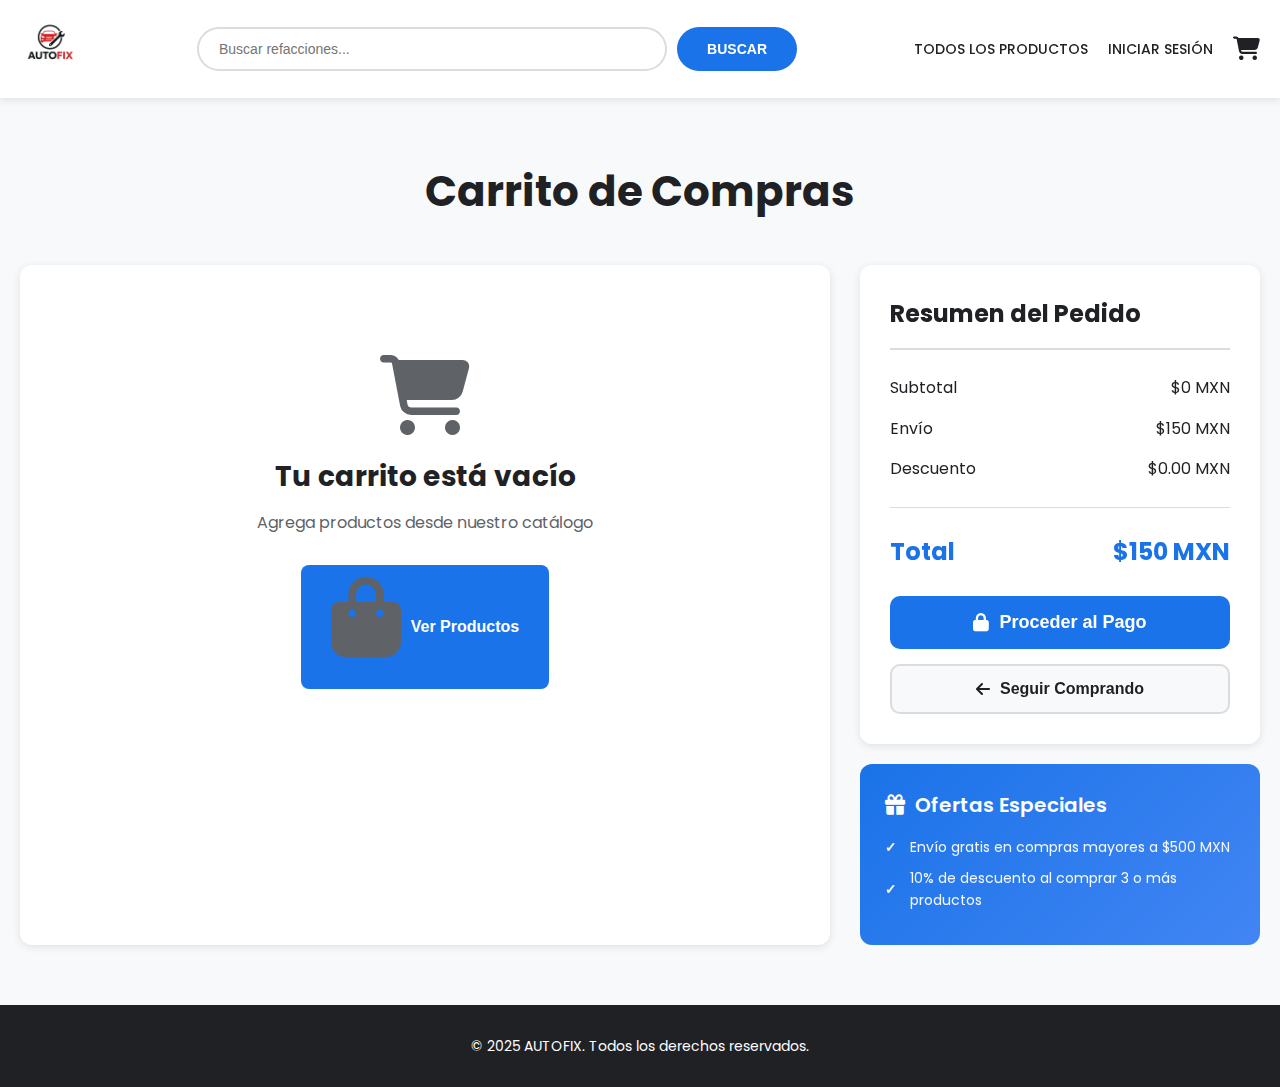
<file: carrito.html>
<!DOCTYPE html>
<html lang="es">
<head>
  <meta charset="UTF-8" />
  <meta name="viewport" content="width=device-width, initial-scale=1.0" />
  <title>Carrito de Compras | AUTOFIX</title>
  <link rel="stylesheet" href="CSS/index.css" />
  <link href="https://fonts.googleapis.com/css2?family=Poppins:wght@300;400;500;600;700&display=swap" rel="stylesheet" />
  <link rel="stylesheet" href="https://cdnjs.cloudflare.com/ajax/libs/font-awesome/6.4.0/css/all.min.css" />
</head>
<body>
  <!-- Header -->
  <header class="main-header">
    <div class="header-container">
      <!-- Logo -->
      <div class="header-logo">
        <a href="index.html">
          <img src="img/Autofix.png" alt="AUTOFIX Logo" />
        </a>
      </div>

      <!-- Barra de Búsqueda -->
      <div class="header-search">
        <input type="text" placeholder="Buscar refacciones..." class="search-input" />
        <button class="search-btn">BUSCAR</button>
      </div>

      <!-- Acciones de Usuario -->
      <div class="header-actions">
        <a href="productos.html" class="action-link">TODOS LOS PRODUCTOS</a>
        <a href="cuenta.html" class="action-link">TU CUENTA</a>
        <a href="login.html" class="action-link">INICIAR SESIÓN</a>
        <a href="carrito.html" class="cart-icon">
          <i class="fas fa-shopping-cart"></i>
          <span class="cart-badge">0</span>
        </a>
      </div>
    </div>
  </header>

  <!-- Sección Principal: Carrito -->
  <section class="cart-section">
    <div class="cart-container">
      <h1 class="cart-title">Carrito de Compras</h1>
      
      <div class="cart-content">
        <!-- Lista de Productos -->
        <div class="cart-items-container" id="cartItemsContainer">
          <!-- Los productos se cargarán dinámicamente -->
        </div>

        <!-- Resumen del Carrito -->
        <aside class="cart-summary">
          <div class="summary-card">
            <h2 class="summary-title">Resumen del Pedido</h2>
            
            <div class="summary-details">
              <div class="summary-row">
                <span>Subtotal</span>
                <span id="subtotal">$0.00 MXN</span>
              </div>
              <div class="summary-row">
                <span>Envío</span>
                <span id="shipping">$0.00 MXN</span>
              </div>
              <div class="summary-row discount">
                <span>Descuento</span>
                <span id="discount">-$0.00 MXN</span>
              </div>
              <div class="summary-divider"></div>
              <div class="summary-row total">
                <span>Total</span>
                <span id="total">$0.00 MXN</span>
              </div>
            </div>

            <button class="checkout-btn" id="checkoutBtn">
              <i class="fas fa-lock"></i>
              Proceder al Pago
            </button>

            <button class="continue-shopping-btn" onclick="window.location.href='productos.html'">
              <i class="fas fa-arrow-left"></i>
              Seguir Comprando
            </button>
          </div>

          <div class="cart-promo">
            <h3><i class="fas fa-gift"></i> Ofertas Especiales</h3>
            <p>Envío gratis en compras mayores a $500 MXN</p>
            <p>10% de descuento al comprar 3 o más productos</p>
          </div>
        </aside>
      </div>
    </div>
  </section>

  <!-- Footer -->
  <footer class="main-footer">
    <p>&copy; 2025 AUTOFIX. Todos los derechos reservados.</p>
  </footer>

  <script src="js/main.js"></script>
  <script src="js/carrito.js"></script>
</body>
</html>
</file>
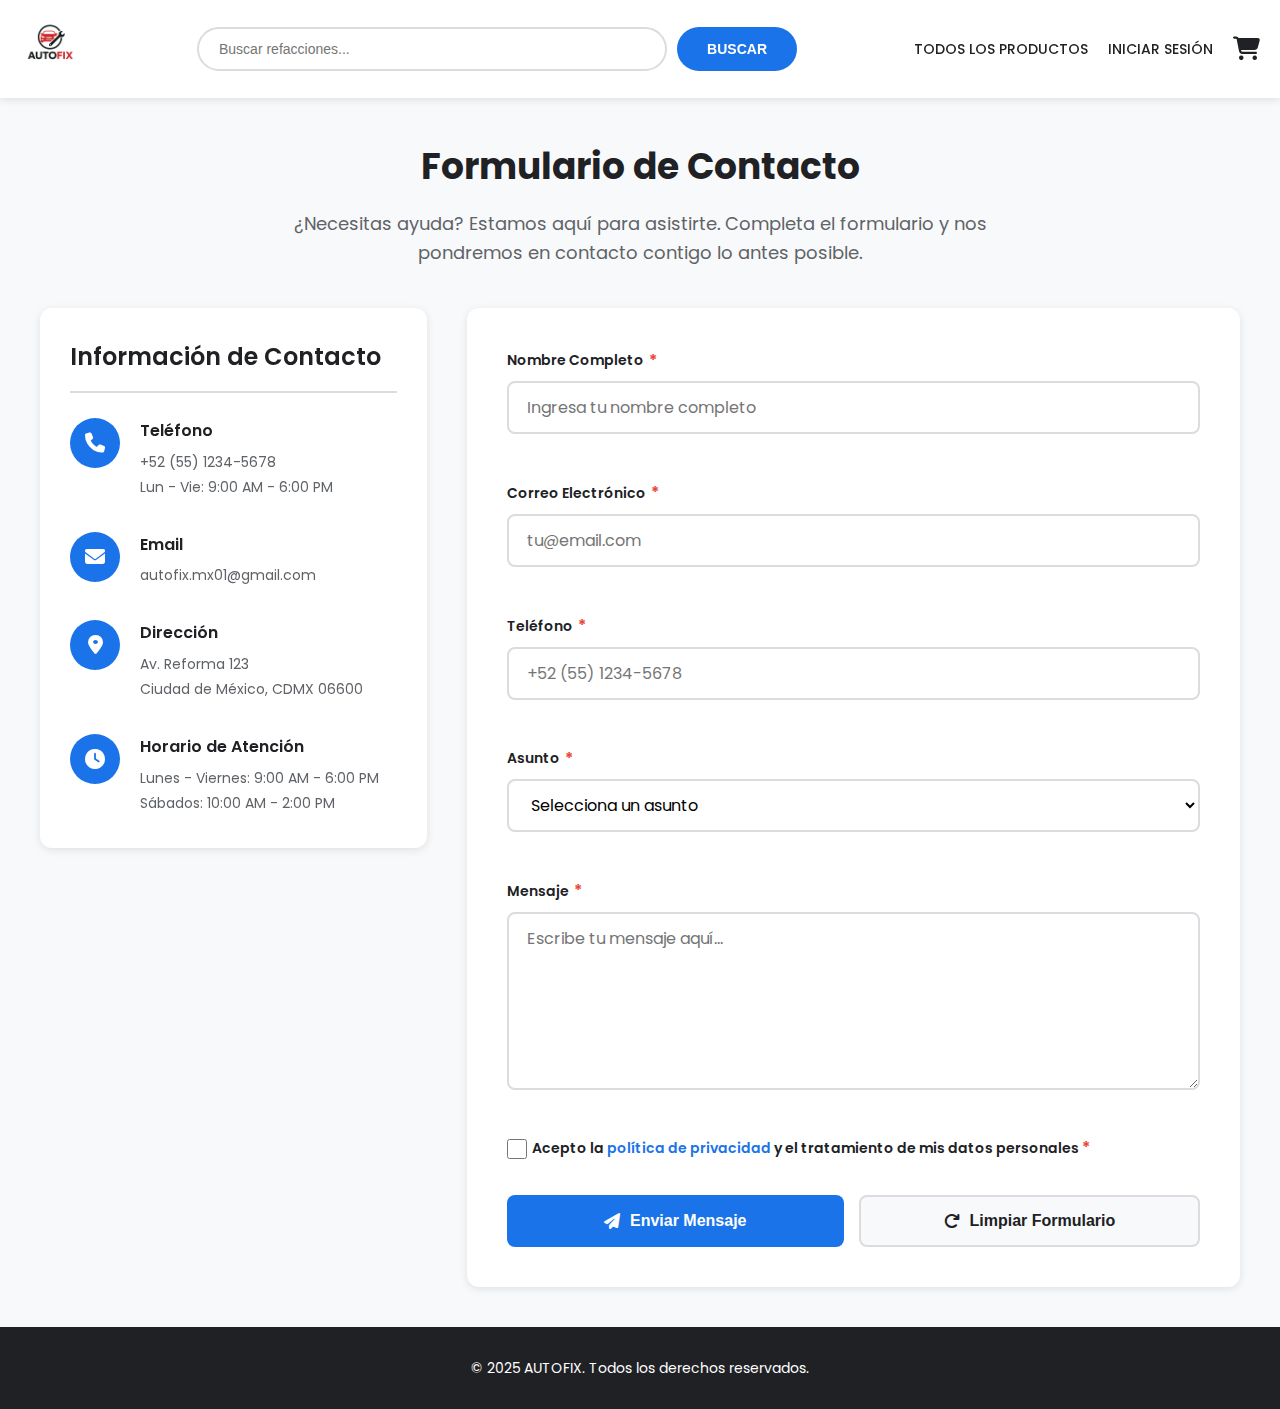
<file: contacto.html>
<!DOCTYPE html>
<html lang="es">
<head>
  <meta charset="UTF-8" />
  <meta name="viewport" content="width=device-width, initial-scale=1.0" />
  <title>Formulario de Contacto | AUTOFIX</title>
  <link rel="stylesheet" href="CSS/index.css" />
  <link href="https://fonts.googleapis.com/css2?family=Poppins:wght@300;400;500;600;700&display=swap" rel="stylesheet" />
  <link rel="stylesheet" href="https://cdnjs.cloudflare.com/ajax/libs/font-awesome/6.4.0/css/all.min.css" />
</head>
<body>
  <!-- Header -->
  <header class="main-header">
    <div class="header-container">
      <!-- Logo -->
      <div class="header-logo">
        <a href="index.html">
          <img src="img/Autofix.png" alt="AUTOFIX Logo" />
        </a>
      </div>

      <!-- Barra de Búsqueda -->
      <div class="header-search">
        <input type="text" placeholder="Buscar refacciones..." class="search-input" />
        <button class="search-btn">BUSCAR</button>
      </div>

      <!-- Acciones de Usuario -->
      <div class="header-actions">
        <a href="productos.html" class="action-link">TODOS LOS PRODUCTOS</a>
        <a href="cuenta.html" class="action-link">TU CUENTA</a>
        <a href="login.html" class="action-link">INICIAR SESIÓN</a>
        <a href="carrito.html" class="cart-icon">
          <i class="fas fa-shopping-cart"></i>
          <span class="cart-badge">0</span>
        </a>
      </div>
    </div>
  </header>

  <!-- Sección Principal: Formulario de Contacto -->
  <section class="contact-form-section">
    <div class="contact-form-container">
      <div class="contact-form-header">
        <h1 class="contact-form-title">Formulario de Contacto</h1>
        <p class="contact-form-subtitle">
          ¿Necesitas ayuda? Estamos aquí para asistirte. Completa el formulario y nos pondremos en contacto contigo lo antes posible.
        </p>
      </div>

      <div class="contact-form-content">
        <!-- Información de Contacto -->
        <aside class="contact-info-sidebar">
          <div class="contact-info-card">
            <h2 class="contact-info-title">Información de Contacto</h2>
            
            <div class="contact-info-item">
              <div class="contact-info-icon">
                <i class="fas fa-phone"></i>
              </div>
              <div class="contact-info-details">
                <h3>Teléfono</h3>
                <p>+52 (55) 1234-5678</p>
                <p>Lun - Vie: 9:00 AM - 6:00 PM</p>
              </div>
            </div>

            <div class="contact-info-item">
              <div class="contact-info-icon">
                <i class="fas fa-envelope"></i>
              </div>
              <div class="contact-info-details">
                <h3>Email</h3>
                <p>autofix.mx01@gmail.com</p>
              </div>
            </div>

            <div class="contact-info-item">
              <div class="contact-info-icon">
                <i class="fas fa-map-marker-alt"></i>
              </div>
              <div class="contact-info-details">
                <h3>Dirección</h3>
                <p>Av. Reforma 123</p>
                <p>Ciudad de México, CDMX 06600</p>
              </div>
            </div>

            <div class="contact-info-item">
              <div class="contact-info-icon">
                <i class="fas fa-clock"></i>
              </div>
              <div class="contact-info-details">
                <h3>Horario de Atención</h3>
                <p>Lunes - Viernes: 9:00 AM - 6:00 PM</p>
                <p>Sábados: 10:00 AM - 2:00 PM</p>
              </div>
            </div>
          </div>
        </aside>

        <!-- Formulario -->
        <div class="contact-form-wrapper">
          <form class="contact-form" id="contactForm">
            <div class="form-group">
              <label for="nombre">Nombre Completo <span class="required">*</span></label>
              <input 
                type="text" 
                id="nombre" 
                name="nombre" 
                placeholder="Ingresa tu nombre completo"
                required
              />
              <span class="error-message" id="nombreError"></span>
            </div>

            <div class="form-group">
              <label for="email">Correo Electrónico <span class="required">*</span></label>
              <input 
                type="email" 
                id="email" 
                name="email" 
                placeholder="tu@email.com"
                required
              />
              <span class="error-message" id="emailError"></span>
            </div>

            <div class="form-group">
              <label for="telefono">Teléfono <span class="required">*</span></label>
              <input 
                type="tel" 
                id="telefono" 
                name="telefono" 
                placeholder="+52 (55) 1234-5678"
                required
              />
              <span class="error-message" id="telefonoError"></span>
            </div>

            <div class="form-group">
              <label for="asunto">Asunto <span class="required">*</span></label>
              <select id="asunto" name="asunto" required>
                <option value="">Selecciona un asunto</option>
                <option value="consulta-producto">Consulta sobre Producto</option>
                <option value="soporte-tecnico">Soporte Técnico</option>
                <option value="pedido">Consulta sobre Pedido</option>
                <option value="devolucion">Devolución o Reembolso</option>
                <option value="sugerencia">Sugerencia o Comentario</option>
                <option value="otro">Otro</option>
              </select>
              <span class="error-message" id="asuntoError"></span>
            </div>

            <div class="form-group">
              <label for="mensaje">Mensaje <span class="required">*</span></label>
              <textarea 
                id="mensaje" 
                name="mensaje" 
                rows="6" 
                placeholder="Escribe tu mensaje aquí..."
                required
              ></textarea>
              <span class="error-message" id="mensajeError"></span>
            </div>

            <div class="form-group checkbox-group">
              <label class="checkbox-label">
                <input type="checkbox" id="privacidad" name="privacidad" required />
                <span>Acepto la <a href="#" class="privacy-link">política de privacidad</a> y el tratamiento de mis datos personales <span class="required">*</span></span>
              </label>
              <span class="error-message" id="privacidadError"></span>
            </div>

            <div class="form-actions">
              <button type="submit" class="contact-submit-btn">
                <i class="fas fa-paper-plane"></i>
                Enviar Mensaje
              </button>
              <button type="reset" class="contact-reset-btn">
                <i class="fas fa-redo"></i>
                Limpiar Formulario
              </button>
            </div>

            <div class="form-success-message" id="successMessage" style="display: none;">
              <i class="fas fa-check-circle"></i>
              <p>¡Mensaje enviado exitosamente! Nos pondremos en contacto contigo pronto.</p>
            </div>
          </form>
        </div>
      </div>
    </div>
  </section>

  <!-- Footer -->
  <footer class="main-footer">
    <p>&copy; 2025 AUTOFIX. Todos los derechos reservados.</p>
  </footer>

  <script src="js/main.js"></script>
  <script src="js/contacto.js"></script>
</body>
</html>
</file>
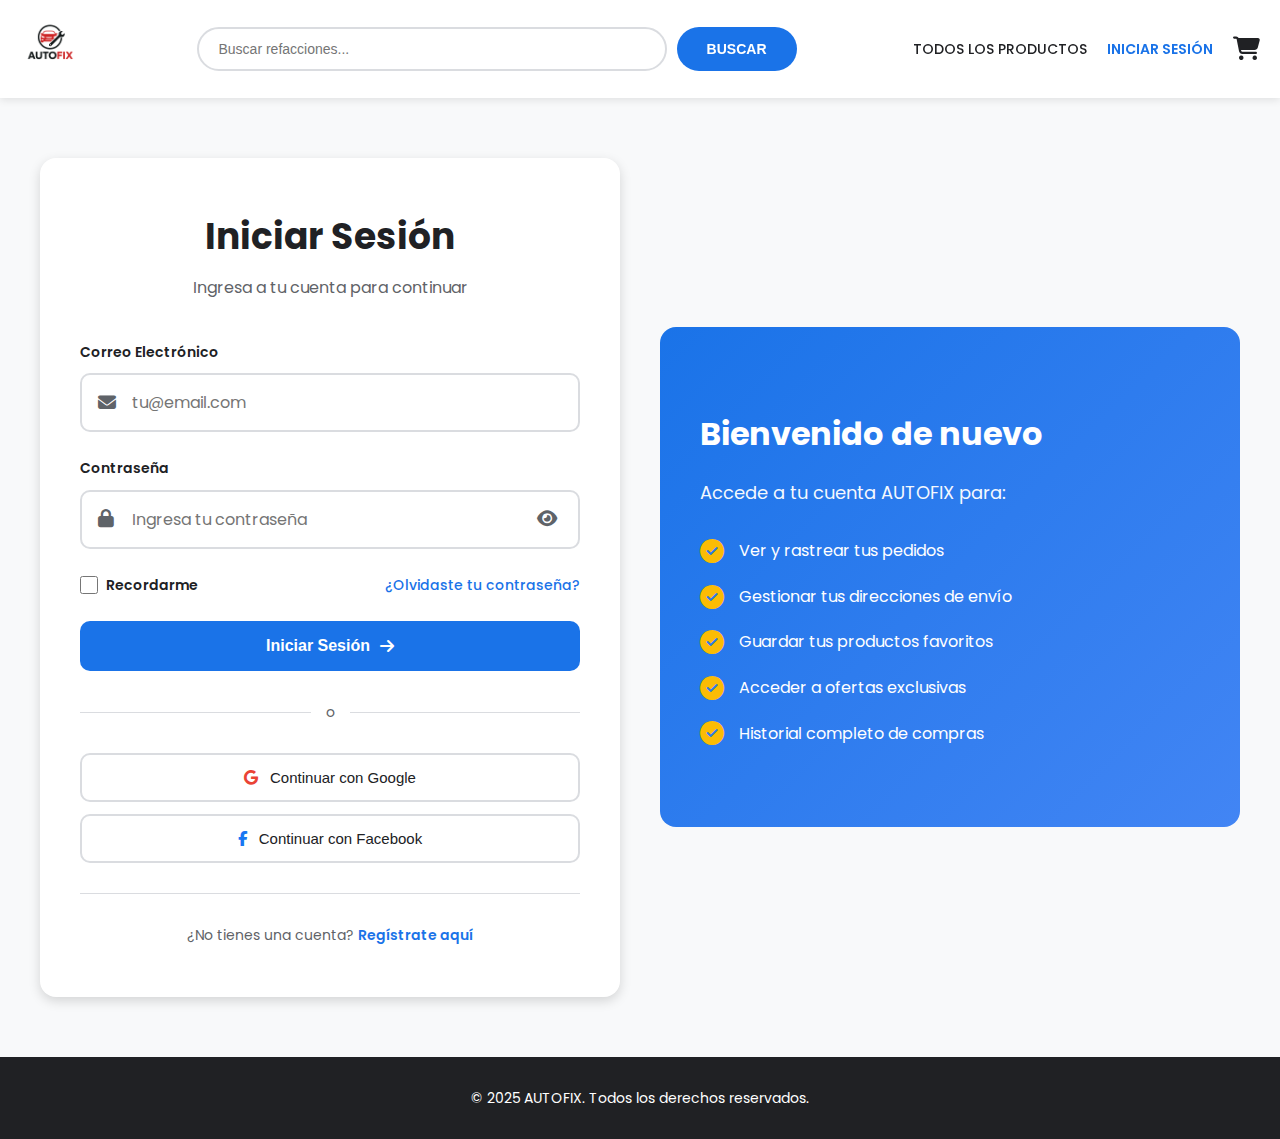
<file: cuenta.html>
<!DOCTYPE html>
<html lang="es">
<head>
  <meta charset="UTF-8" />
  <meta name="viewport" content="width=device-width, initial-scale=1.0" />
  <title>Mi Cuenta | AUTOFIX</title>
  <link rel="stylesheet" href="CSS/index.css" />
  <link href="https://fonts.googleapis.com/css2?family=Poppins:wght@300;400;500;600;700&display=swap" rel="stylesheet" />
  <link rel="stylesheet" href="https://cdnjs.cloudflare.com/ajax/libs/font-awesome/6.4.0/css/all.min.css" />
</head>
<body>
  <!-- Header -->
  <header class="main-header">
    <div class="header-container">
      <!-- Logo -->
      <div class="header-logo">
        <a href="index.html">
          <img src="img/Autofix.png" alt="AUTOFIX Logo" />
        </a>
      </div>

      <!-- Barra de Búsqueda -->
      <div class="header-search">
        <input type="text" placeholder="Buscar refacciones..." class="search-input" />
        <button class="search-btn">BUSCAR</button>
      </div>

      <!-- Acciones de Usuario -->
      <div class="header-actions">
        <a href="productos.html" class="action-link">TODOS LOS PRODUCTOS</a>
        <a href="cuenta.html" class="action-link active">TU CUENTA</a>
        <a href="login.html" class="action-link">INICIAR SESIÓN</a>
        <a href="carrito.html" class="cart-icon">
          <i class="fas fa-shopping-cart"></i>
          <span class="cart-badge">0</span>
        </a>
      </div>
    </div>
  </header>

  <!-- Sección Principal: Mi Cuenta -->
  <section class="account-section">
    <div class="account-container">
      <h1 class="account-title">Mi Cuenta</h1>
      
      <div class="account-content">
        <!-- Menú Lateral -->
        <aside class="account-sidebar">
          <div class="account-menu">
            <button class="account-menu-item active" data-section="profile">
              <i class="fas fa-user"></i>
              <span>Información Personal</span>
            </button>
            <button class="account-menu-item" data-section="orders">
              <i class="fas fa-shopping-bag"></i>
              <span>Mis Pedidos</span>
            </button>
            <button class="account-menu-item" data-section="addresses">
              <i class="fas fa-map-marker-alt"></i>
              <span>Direcciones</span>
            </button>
            <button class="account-menu-item" data-section="settings">
              <i class="fas fa-cog"></i>
              <span>Configuración</span>
            </button>
            <button class="account-menu-item logout" data-section="logout">
              <i class="fas fa-sign-out-alt"></i>
              <span>Cerrar Sesión</span>
            </button>
          </div>
        </aside>

        <!-- Contenido Principal -->
        <main class="account-main">
          <!-- Sección: Información Personal -->
          <div class="account-panel active" id="profile-panel">
            <h2 class="panel-title">Información Personal</h2>
            <form class="account-form">
              <div class="form-group">
                <label for="firstName">Nombre</label>
                <input type="text" id="firstName" name="firstName" value="Juan" />
              </div>
              <div class="form-group">
                <label for="lastName">Apellidos</label>
                <input type="text" id="lastName" name="lastName" value="Pérez García" />
              </div>
              <div class="form-group">
                <label for="email">Correo Electrónico</label>
                <input type="email" id="email" name="email" value="juan.perez@email.com" />
              </div>
              <div class="form-group">
                <label for="phone">Teléfono</label>
                <input type="tel" id="phone" name="phone" value="+52 55 1234 5678" />
              </div>
              <div class="form-group">
                <label for="birthdate">Fecha de Nacimiento</label>
                <input type="date" id="birthdate" name="birthdate" value="1990-05-15" />
              </div>
              <button type="submit" class="account-btn primary">Guardar Cambios</button>
            </form>
          </div>

          <!-- Sección: Mis Pedidos -->
          <div class="account-panel" id="orders-panel">
            <h2 class="panel-title">Mis Pedidos</h2>
            <div class="orders-list">
              <div class="order-card">
                <div class="order-header">
                  <div class="order-info">
                    <span class="order-number">Pedido #12345</span>
                    <span class="order-date">15 de Enero, 2025</span>
                  </div>
                  <span class="order-status delivered">Entregado</span>
                </div>
                <div class="order-items">
                  <p>3 productos</p>
                  <p class="order-total">Total: $1,250.00 MXN</p>
                </div>
                <button class="account-btn secondary">Ver Detalles</button>
              </div>

              <div class="order-card">
                <div class="order-header">
                  <div class="order-info">
                    <span class="order-number">Pedido #12344</span>
                    <span class="order-date">10 de Enero, 2025</span>
                  </div>
                  <span class="order-status shipping">En Tránsito</span>
                </div>
                <div class="order-items">
                  <p>2 productos</p>
                  <p class="order-total">Total: $850.00 MXN</p>
                </div>
                <button class="account-btn secondary">Rastrear Pedido</button>
              </div>

              <div class="order-card">
                <div class="order-header">
                  <div class="order-info">
                    <span class="order-number">Pedido #12343</span>
                    <span class="order-date">5 de Enero, 2025</span>
                  </div>
                  <span class="order-status processing">Procesando</span>
                </div>
                <div class="order-items">
                  <p>1 producto</p>
                  <p class="order-total">Total: $450.00 MXN</p>
                </div>
                <button class="account-btn secondary">Ver Detalles</button>
              </div>
            </div>
          </div>

          <!-- Sección: Direcciones -->
          <div class="account-panel" id="addresses-panel">
            <h2 class="panel-title">Mis Direcciones</h2>
            <div class="addresses-list">
              <div class="address-card">
                <div class="address-header">
                  <h3>Casa</h3>
                  <div class="address-actions">
                    <button class="address-btn edit"><i class="fas fa-edit"></i> Editar</button>
                    <button class="address-btn delete"><i class="fas fa-trash"></i> Eliminar</button>
                  </div>
                </div>
                <div class="address-content">
                  <p>Juan Pérez García</p>
                  <p>Calle Principal #123</p>
                  <p>Colonia Centro</p>
                  <p>Ciudad de México, CDMX 06000</p>
                  <p>Tel: +52 55 1234 5678</p>
                </div>
                <button class="account-btn secondary">Establecer como Principal</button>
              </div>

              <div class="address-card">
                <div class="address-header">
                  <h3>Trabajo</h3>
                  <div class="address-actions">
                    <button class="address-btn edit"><i class="fas fa-edit"></i> Editar</button>
                    <button class="address-btn delete"><i class="fas fa-trash"></i> Eliminar</button>
                  </div>
                </div>
                <div class="address-content">
                  <p>Juan Pérez García</p>
                  <p>Av. Reforma #456</p>
                  <p>Colonia Juárez</p>
                  <p>Ciudad de México, CDMX 06600</p>
                  <p>Tel: +52 55 1234 5678</p>
                </div>
                <button class="account-btn secondary">Establecer como Principal</button>
              </div>

              <button class="account-btn primary add-address">
                <i class="fas fa-plus"></i> Agregar Nueva Dirección
              </button>
            </div>
          </div>

          <!-- Sección: Configuración -->
          <div class="account-panel" id="settings-panel">
            <h2 class="panel-title">Configuración de Cuenta</h2>
            <form class="account-form">
              <div class="form-group">
                <label for="currentPassword">Contraseña Actual</label>
                <input type="password" id="currentPassword" name="currentPassword" />
              </div>
              <div class="form-group">
                <label for="newPassword">Nueva Contraseña</label>
                <input type="password" id="newPassword" name="newPassword" />
              </div>
              <div class="form-group">
                <label for="confirmPassword">Confirmar Nueva Contraseña</label>
                <input type="password" id="confirmPassword" name="confirmPassword" />
              </div>
              
              <div class="form-group checkbox-group">
                <label class="checkbox-label">
                  <input type="checkbox" name="emailNotifications" checked />
                  <span>Recibir notificaciones por correo electrónico</span>
                </label>
              </div>
              <div class="form-group checkbox-group">
                <label class="checkbox-label">
                  <input type="checkbox" name="smsNotifications" />
                  <span>Recibir notificaciones por SMS</span>
                </label>
              </div>
              <div class="form-group checkbox-group">
                <label class="checkbox-label">
                  <input type="checkbox" name="newsletter" checked />
                  <span>Suscribirme al boletín de ofertas</span>
                </label>
              </div>
              
              <button type="submit" class="account-btn primary">Guardar Configuración</button>
            </form>
          </div>
        </main>
      </div>
    </div>
  </section>

  <!-- Footer -->
  <footer class="main-footer">
    <p>&copy; 2025 AUTOFIX. Todos los derechos reservados.</p>
  </footer>

  <script src="js/main.js"></script>
  <script src="js/cuenta.js"></script>
</body>
</html>
</file>
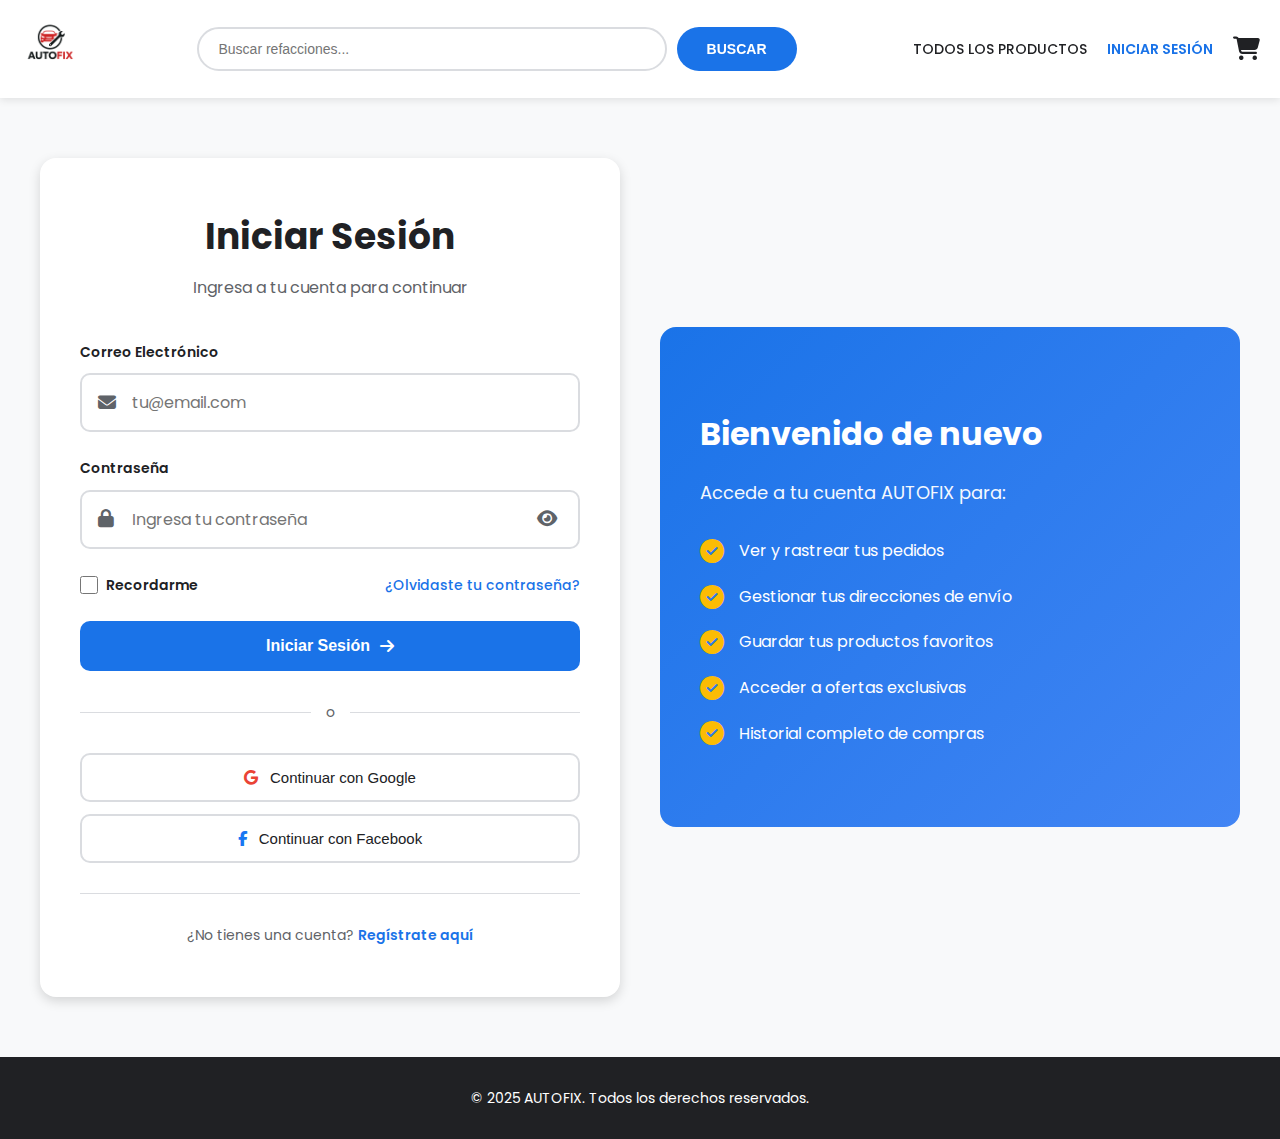
<file: login.html>
<!DOCTYPE html>
<html lang="es">
<head>
  <meta charset="UTF-8" />
  <meta name="viewport" content="width=device-width, initial-scale=1.0" />
  <title>Iniciar Sesión | AUTOFIX</title>
  <link rel="stylesheet" href="CSS/index.css" />
  <link href="https://fonts.googleapis.com/css2?family=Poppins:wght@300;400;500;600;700&display=swap" rel="stylesheet" />
  <link rel="stylesheet" href="https://cdnjs.cloudflare.com/ajax/libs/font-awesome/6.4.0/css/all.min.css" />
</head>
<body>
  <!-- Header -->
  <header class="main-header">
    <div class="header-container">
      <!-- Logo -->
      <div class="header-logo">
        <a href="index.html">
          <img src="img/Autofix.png" alt="AUTOFIX Logo" />
        </a>
      </div>

      <!-- Barra de Búsqueda -->
      <div class="header-search">
        <input type="text" placeholder="Buscar refacciones..." class="search-input" />
        <button class="search-btn">BUSCAR</button>
      </div>

      <!-- Acciones de Usuario -->
      <div class="header-actions">
        <a href="productos.html" class="action-link">TODOS LOS PRODUCTOS</a>
        <a href="cuenta.html" class="action-link">TU CUENTA</a>
        <a href="login.html" class="action-link active">INICIAR SESIÓN</a>
        <a href="carrito.html" class="cart-icon">
          <i class="fas fa-shopping-cart"></i>
          <span class="cart-badge">0</span>
        </a>
      </div>
    </div>
  </header>

  <!-- Sección Principal: Iniciar Sesión -->
  <section class="login-section">
    <div class="login-container">
      <div class="login-card">
        <div class="login-header">
          <h1 class="login-title">Iniciar Sesión</h1>
          <p class="login-subtitle">Ingresa a tu cuenta para continuar</p>
        </div>

        <form class="login-form" id="loginForm">
          <div class="form-group">
            <label for="email">Correo Electrónico</label>
            <div class="input-wrapper">
              <i class="fas fa-envelope input-icon"></i>
              <input 
                type="email" 
                id="email" 
                name="email" 
                placeholder="tu@email.com" 
                required 
              />
            </div>
          </div>

          <div class="form-group">
            <label for="password">Contraseña</label>
            <div class="input-wrapper">
              <i class="fas fa-lock input-icon"></i>
              <input 
                type="password" 
                id="password" 
                name="password" 
                placeholder="Ingresa tu contraseña" 
                required 
              />
              <button type="button" class="password-toggle" id="passwordToggle">
                <i class="fas fa-eye"></i>
              </button>
            </div>
          </div>

          <div class="form-options">
            <label class="remember-me">
              <input type="checkbox" name="remember" />
              <span>Recordarme</span>
            </label>
            <a href="#" class="forgot-password">¿Olvidaste tu contraseña?</a>
          </div>

          <button type="submit" class="login-btn">
            <span>Iniciar Sesión</span>
            <i class="fas fa-arrow-right"></i>
          </button>
        </form>

        <div class="login-divider">
          <span>o</span>
        </div>

        <div class="social-login">
          <button class="social-btn google">
            <i class="fab fa-google"></i>
            <span>Continuar con Google</span>
          </button>
          <button class="social-btn facebook">
            <i class="fab fa-facebook-f"></i>
            <span>Continuar con Facebook</span>
          </button>
        </div>

        <div class="login-footer">
          <p>¿No tienes una cuenta? <a href="register.html">Regístrate aquí</a></p>
        </div>
      </div>

      <!-- Panel de Información -->
      <div class="login-info">
        <div class="info-content">
          <h2>Bienvenido de nuevo</h2>
          <p>Accede a tu cuenta AUTOFIX para:</p>
          <ul class="info-list">
            <li>
              <i class="fas fa-check-circle"></i>
              <span>Ver y rastrear tus pedidos</span>
            </li>
            <li>
              <i class="fas fa-check-circle"></i>
              <span>Gestionar tus direcciones de envío</span>
            </li>
            <li>
              <i class="fas fa-check-circle"></i>
              <span>Guardar tus productos favoritos</span>
            </li>
            <li>
              <i class="fas fa-check-circle"></i>
              <span>Acceder a ofertas exclusivas</span>
            </li>
            <li>
              <i class="fas fa-check-circle"></i>
              <span>Historial completo de compras</span>
            </li>
          </ul>
        </div>
      </div>
    </div>
  </section>

  <!-- Footer -->
  <footer class="main-footer">
    <p>&copy; 2025 AUTOFIX. Todos los derechos reservados.</p>
  </footer>

  <script src="js/main.js"></script>
  <script src="js/login.js"></script>
</body>
</html>
</file>
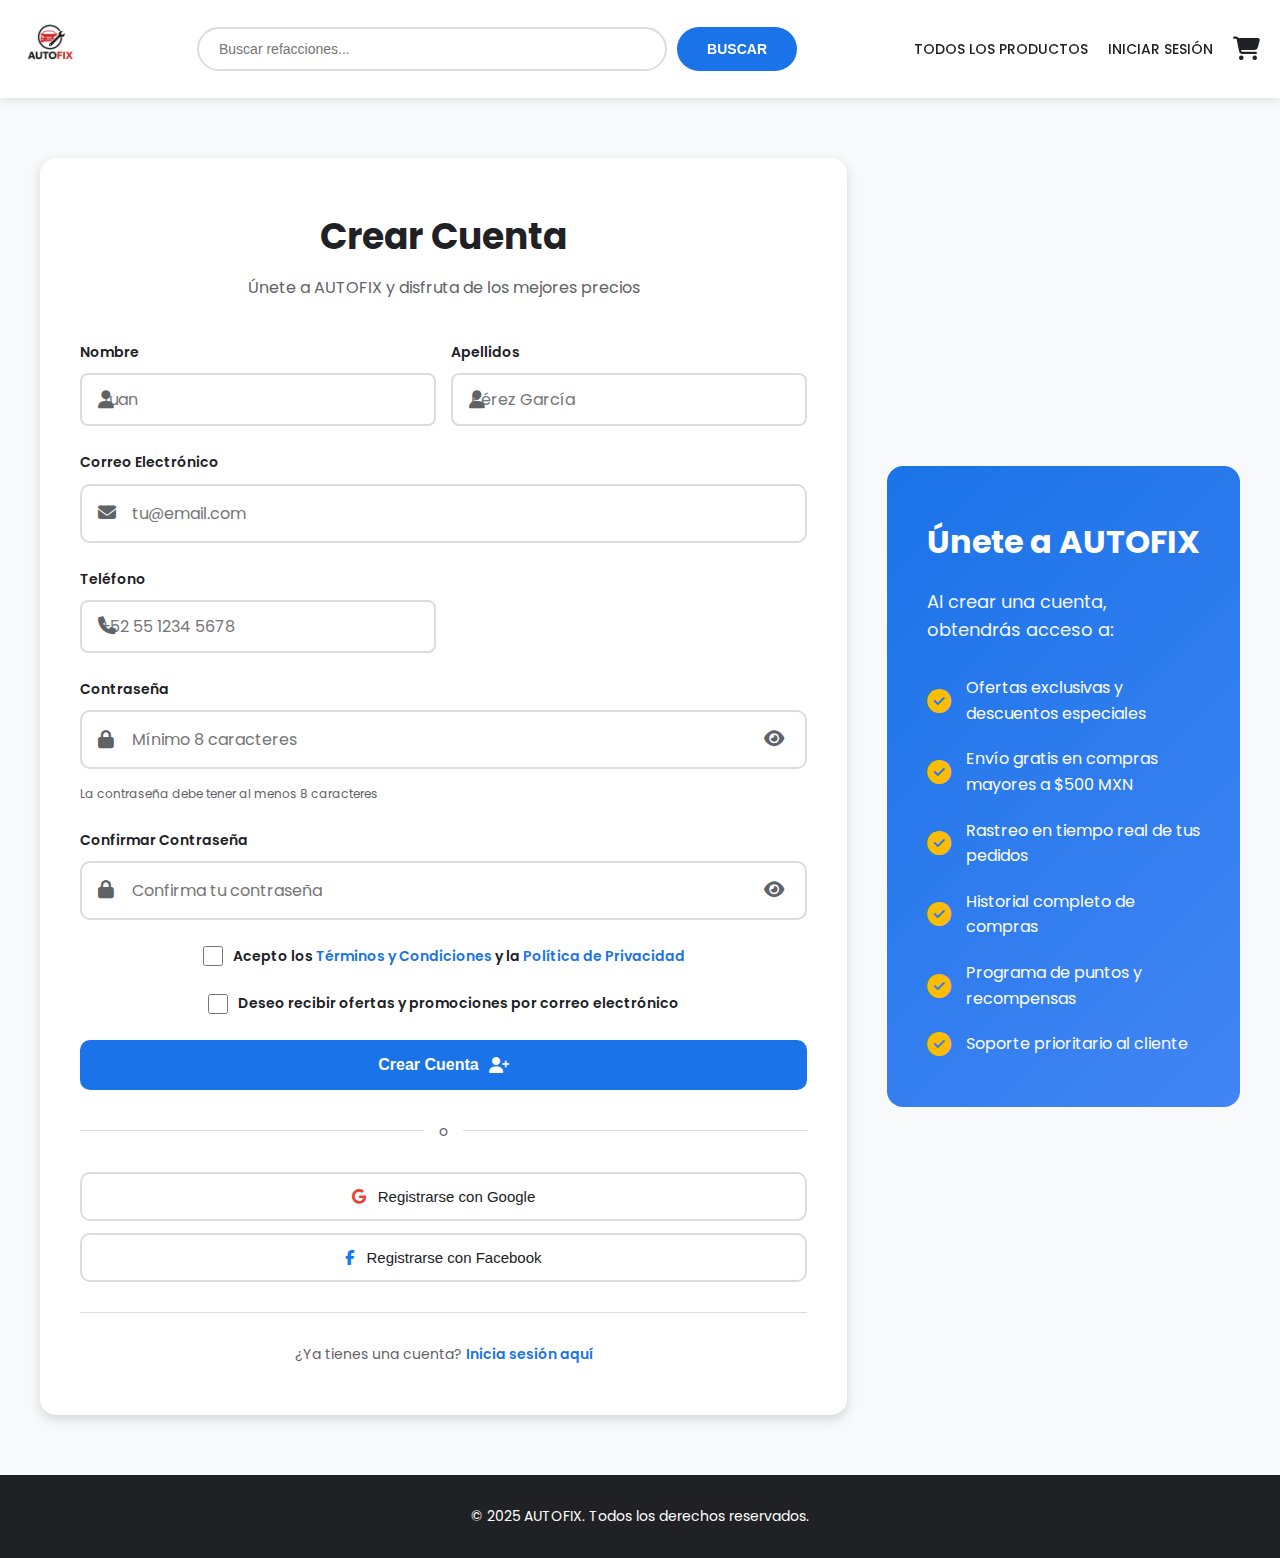
<file: register.html>
<!DOCTYPE html>
<html lang="es">
<head>
  <meta charset="UTF-8" />
  <meta name="viewport" content="width=device-width, initial-scale=1.0" />
  <title>Registrarse | AUTOFIX</title>
  <link rel="stylesheet" href="CSS/index.css" />
  <link href="https://fonts.googleapis.com/css2?family=Poppins:wght@300;400;500;600;700&display=swap" rel="stylesheet" />
  <link rel="stylesheet" href="https://cdnjs.cloudflare.com/ajax/libs/font-awesome/6.4.0/css/all.min.css" />
</head>
<body>
  <!-- Header -->
  <header class="main-header">
    <div class="header-container">
      <!-- Logo -->
      <div class="header-logo">
        <a href="index.html">
          <img src="img/Autofix.png" alt="AUTOFIX Logo" />
        </a>
      </div>

      <!-- Barra de Búsqueda -->
      <div class="header-search">
        <input type="text" placeholder="Buscar refacciones..." class="search-input" />
        <button class="search-btn">BUSCAR</button>
      </div>

      <!-- Acciones de Usuario -->
      <div class="header-actions">
        <a href="productos.html" class="action-link">TODOS LOS PRODUCTOS</a>
        <a href="cuenta.html" class="action-link">TU CUENTA</a>
        <a href="login.html" class="action-link">INICIAR SESIÓN</a>
        <a href="carrito.html" class="cart-icon">
          <i class="fas fa-shopping-cart"></i>
          <span class="cart-badge">0</span>
        </a>
      </div>
    </div>
  </header>

  <!-- Sección Principal: Registrarse -->
  <section class="login-section">
    <div class="login-container">
      <div class="login-card">
        <div class="login-header">
          <h1 class="login-title">Crear Cuenta</h1>
          <p class="login-subtitle">Únete a AUTOFIX y disfruta de los mejores precios</p>
        </div>

        <form class="login-form" id="registerForm">
          <div class="form-row">
            <div class="form-group">
              <label for="firstName">Nombre</label>
              <div class="input-wrapper">
                <i class="fas fa-user input-icon"></i>
                <input 
                  type="text" 
                  id="firstName" 
                  name="firstName" 
                  placeholder="Juan" 
                  required 
                />
              </div>
            </div>

            <div class="form-group">
              <label for="lastName">Apellidos</label>
              <div class="input-wrapper">
                <i class="fas fa-user input-icon"></i>
                <input 
                  type="text" 
                  id="lastName" 
                  name="lastName" 
                  placeholder="Pérez García" 
                  required 
                />
              </div>
            </div>
          </div>

          <div class="form-group">
            <label for="email">Correo Electrónico</label>
            <div class="input-wrapper">
              <i class="fas fa-envelope input-icon"></i>
              <input 
                type="email" 
                id="email" 
                name="email" 
                placeholder="tu@email.com" 
                required 
              />
            </div>
          </div>

          <div class="form-group">
            <label for="phone">Teléfono</label>
            <div class="input-wrapper">
              <i class="fas fa-phone input-icon"></i>
              <input 
                type="tel" 
                id="phone" 
                name="phone" 
                placeholder="+52 55 1234 5678" 
                required 
              />
            </div>
          </div>

          <div class="form-group">
            <label for="password">Contraseña</label>
            <div class="input-wrapper">
              <i class="fas fa-lock input-icon"></i>
              <input 
                type="password" 
                id="password" 
                name="password" 
                placeholder="Mínimo 8 caracteres" 
                required 
                minlength="8"
              />
              <button type="button" class="password-toggle" id="passwordToggle">
                <i class="fas fa-eye"></i>
              </button>
            </div>
            <small class="form-hint">La contraseña debe tener al menos 8 caracteres</small>
          </div>

          <div class="form-group">
            <label for="confirmPassword">Confirmar Contraseña</label>
            <div class="input-wrapper">
              <i class="fas fa-lock input-icon"></i>
              <input 
                type="password" 
                id="confirmPassword" 
                name="confirmPassword" 
                placeholder="Confirma tu contraseña" 
                required 
                minlength="8"
              />
              <button type="button" class="password-toggle" id="confirmPasswordToggle">
                <i class="fas fa-eye"></i>
              </button>
            </div>
          </div>

          <div class="form-group checkbox-group">
            <label class="checkbox-label">
              <input type="checkbox" name="terms" required />
              <span>Acepto los <a href="#" class="link-inline">Términos y Condiciones</a> y la <a href="#" class="link-inline">Política de Privacidad</a></span>
            </label>
          </div>

          <div class="form-group checkbox-group">
            <label class="checkbox-label">
              <input type="checkbox" name="newsletter" />
              <span>Deseo recibir ofertas y promociones por correo electrónico</span>
            </label>
          </div>

          <button type="submit" class="login-btn">
            <span>Crear Cuenta</span>
            <i class="fas fa-user-plus"></i>
          </button>
        </form>

        <div class="login-divider">
          <span>o</span>
        </div>

        <div class="social-login">
          <button class="social-btn google">
            <i class="fab fa-google"></i>
            <span>Registrarse con Google</span>
          </button>
          <button class="social-btn facebook">
            <i class="fab fa-facebook-f"></i>
            <span>Registrarse con Facebook</span>
          </button>
        </div>

        <div class="login-footer">
          <p>¿Ya tienes una cuenta? <a href="login.html">Inicia sesión aquí</a></p>
        </div>
      </div>

      <!-- Panel de Información -->
      <div class="login-info">
        <div class="info-content">
          <h2>Únete a AUTOFIX</h2>
          <p>Al crear una cuenta, obtendrás acceso a:</p>
          <ul class="info-list">
            <li>
              <i class="fas fa-check-circle"></i>
              <span>Ofertas exclusivas y descuentos especiales</span>
            </li>
            <li>
              <i class="fas fa-check-circle"></i>
              <span>Envío gratis en compras mayores a $500 MXN</span>
            </li>
            <li>
              <i class="fas fa-check-circle"></i>
              <span>Rastreo en tiempo real de tus pedidos</span>
            </li>
            <li>
              <i class="fas fa-check-circle"></i>
              <span>Historial completo de compras</span>
            </li>
            <li>
              <i class="fas fa-check-circle"></i>
              <span>Programa de puntos y recompensas</span>
            </li>
            <li>
              <i class="fas fa-check-circle"></i>
              <span>Soporte prioritario al cliente</span>
            </li>
          </ul>
        </div>
      </div>
    </div>
  </section>

  <!-- Footer -->
  <footer class="main-footer">
    <p>&copy; 2025 AUTOFIX. Todos los derechos reservados.</p>
  </footer>

  <script src="js/main.js"></script>
  <script src="js/register.js"></script>
</body>
</html>
</file>
<file: CSS/index.css>
/* Reset y Variables */
* {
  margin: 0;
  padding: 0;
  box-sizing: border-box;
}

:root {
  --primary-color: #1a73e8;
  --secondary-color: #ea4335;
  --accent-color: #fbbc04;
  --text-dark: #202124;
  --text-light: #5f6368;
  --bg-light: #f8f9fa;
  --bg-white: #ffffff;
  --border-color: #dadce0;
  --shadow: 0 2px 8px rgba(0, 0, 0, 0.1);
  --shadow-hover: 0 4px 12px rgba(0, 0, 0, 0.15);
}

body {
  font-family: 'Poppins', sans-serif;
  color: var(--text-dark);
  background-color: var(--bg-light);
  line-height: 1.6;
}

/* Header */
.main-header {
  background-color: var(--bg-white);
  box-shadow: var(--shadow);
  position: sticky;
  top: 0;
  z-index: 1000;
  width: 100%;
}

.header-container {
  max-width: 1400px;
  margin: 0 auto;
  padding: 15px 20px;
  display: flex;
  align-items: center;
  justify-content: space-between;
  gap: 20px;
}

.header-logo img {
  height: 60px;
  width: auto;
  object-fit: contain;
}

.header-search {
  flex: 1;
  max-width: 600px;
  display: flex;
  gap: 10px;
  margin: 0 20px;
}

.search-input {
  flex: 1;
  padding: 12px 20px;
  border: 2px solid var(--border-color);
  border-radius: 30px;
  font-size: 14px;
  outline: none;
  transition: border-color 0.3s;
}

.search-input:focus {
  border-color: var(--primary-color);
}

.search-btn {
  padding: 12px 30px;
  background-color: var(--primary-color);
  color: white;
  border: none;
  border-radius: 30px;
  font-weight: 600;
  font-size: 14px;
  cursor: pointer;
  transition: background-color 0.3s;
  white-space: nowrap;
}

.search-btn:hover {
  background-color: #1557b0;
}

.header-actions {
  display: flex;
  align-items: center;
  gap: 20px;
}

.action-link {
  color: var(--text-dark);
  text-decoration: none;
  font-weight: 500;
  font-size: 14px;
  transition: color 0.3s;
  white-space: nowrap;
}

.action-link:hover {
  color: var(--primary-color);
}

.action-link.active {
  color: var(--primary-color);
  font-weight: 600;
}

.action-link {
  transition: opacity 0.3s, visibility 0.3s;
}

.cart-icon {
  display: inline-block !important;
}

/* Notificación de carrito */
.cart-notification {
  position: fixed;
  top: 100px;
  right: 20px;
  background-color: #2e7d32;
  color: white;
  padding: 15px 25px;
  border-radius: 8px;
  box-shadow: var(--shadow-hover);
  display: flex;
  align-items: center;
  gap: 12px;
  z-index: 10000;
  opacity: 0;
  transform: translateX(100px);
  transition: all 0.3s ease;
}

.cart-notification.show {
  opacity: 1;
  transform: translateX(0);
}

.cart-notification i {
  font-size: 20px;
}

/* Sección de Carrito */
.cart-section {
  width: 100%;
  background-color: var(--bg-light);
  padding: 60px 20px;
  min-height: calc(100vh - 400px);
}

.cart-container {
  max-width: 1400px;
  margin: 0 auto;
}

.cart-title {
  font-size: 42px;
  font-weight: 700;
  color: var(--text-dark);
  margin-bottom: 40px;
  text-align: center;
}

.cart-content {
  display: grid;
  grid-template-columns: 1fr 400px;
  gap: 30px;
}

/* Contenedor de Items del Carrito */
.cart-items-container {
  background-color: var(--bg-white);
  border-radius: 12px;
  box-shadow: var(--shadow);
  padding: 30px;
}

.empty-cart {
  text-align: center;
  padding: 60px 20px;
}

.empty-cart i {
  font-size: 80px;
  color: var(--text-light);
  margin-bottom: 20px;
}

.empty-cart h2 {
  font-size: 28px;
  color: var(--text-dark);
  margin-bottom: 10px;
}

.empty-cart p {
  font-size: 16px;
  color: var(--text-light);
  margin-bottom: 30px;
}

/* Item del Carrito */
.cart-item {
  display: grid;
  grid-template-columns: 120px 1fr 150px 150px 50px;
  gap: 20px;
  padding: 20px 0;
  border-bottom: 1px solid var(--border-color);
  align-items: center;
}

.cart-item:last-child {
  border-bottom: none;
}

.cart-item-image {
  width: 120px;
  height: 120px;
  border-radius: 8px;
  overflow: hidden;
  background-color: var(--bg-light);
}

.cart-item-image img {
  width: 100%;
  height: 100%;
  object-fit: cover;
}

.cart-item-details {
  display: flex;
  flex-direction: column;
  gap: 8px;
}

.cart-item-name {
  font-size: 18px;
  font-weight: 600;
  color: var(--text-dark);
  margin: 0;
}

.cart-item-price {
  font-size: 16px;
  color: var(--text-light);
  margin: 0;
}

.cart-item-quantity {
  display: flex;
  align-items: center;
  gap: 10px;
}

.quantity-btn {
  width: 35px;
  height: 35px;
  border: 2px solid var(--border-color);
  background-color: var(--bg-white);
  border-radius: 6px;
  cursor: pointer;
  display: flex;
  align-items: center;
  justify-content: center;
  transition: all 0.3s;
  color: var(--text-dark);
}

.quantity-btn:hover {
  border-color: var(--primary-color);
  background-color: rgba(26, 115, 232, 0.1);
  color: var(--primary-color);
}

.quantity-input {
  width: 60px;
  padding: 8px;
  border: 2px solid var(--border-color);
  border-radius: 6px;
  text-align: center;
  font-size: 16px;
  font-weight: 600;
  outline: none;
  transition: border-color 0.3s;
}

.quantity-input:focus {
  border-color: var(--primary-color);
}

.cart-item-total {
  text-align: right;
}

.item-total-price {
  font-size: 20px;
  font-weight: 700;
  color: var(--text-dark);
}

.cart-item-remove {
  width: 40px;
  height: 40px;
  border: none;
  background-color: rgba(234, 67, 53, 0.1);
  color: var(--secondary-color);
  border-radius: 8px;
  cursor: pointer;
  display: flex;
  align-items: center;
  justify-content: center;
  transition: all 0.3s;
}

.cart-item-remove:hover {
  background-color: var(--secondary-color);
  color: white;
}

/* Resumen del Carrito */
.cart-summary {
  display: flex;
  flex-direction: column;
  gap: 20px;
}

.summary-card {
  background-color: var(--bg-white);
  border-radius: 12px;
  box-shadow: var(--shadow);
  padding: 30px;
  position: sticky;
  top: 100px;
}

.summary-title {
  font-size: 24px;
  font-weight: 700;
  color: var(--text-dark);
  margin-bottom: 25px;
  padding-bottom: 15px;
  border-bottom: 2px solid var(--border-color);
}

.summary-details {
  display: flex;
  flex-direction: column;
  gap: 15px;
  margin-bottom: 25px;
}

.summary-row {
  display: flex;
  justify-content: space-between;
  align-items: center;
  font-size: 16px;
  color: var(--text-dark);
}

.summary-row.total {
  font-size: 24px;
  font-weight: 700;
  color: var(--primary-color);
}

.summary-divider {
  height: 1px;
  background-color: var(--border-color);
  margin: 10px 0;
}

.checkout-btn {
  width: 100%;
  padding: 16px;
  background-color: var(--primary-color);
  color: white;
  border: none;
  border-radius: 10px;
  font-weight: 600;
  font-size: 18px;
  cursor: pointer;
  transition: all 0.3s;
  display: flex;
  align-items: center;
  justify-content: center;
  gap: 10px;
  margin-bottom: 15px;
}

.checkout-btn:hover {
  background-color: #1557b0;
  transform: translateY(-2px);
  box-shadow: var(--shadow-hover);
}

.continue-shopping-btn {
  width: 100%;
  padding: 14px;
  background-color: var(--bg-light);
  color: var(--text-dark);
  border: 2px solid var(--border-color);
  border-radius: 10px;
  font-weight: 600;
  font-size: 16px;
  cursor: pointer;
  transition: all 0.3s;
  display: flex;
  align-items: center;
  justify-content: center;
  gap: 10px;
}

.continue-shopping-btn:hover {
  border-color: var(--primary-color);
  background-color: rgba(26, 115, 232, 0.05);
}

.cart-promo {
  background: linear-gradient(135deg, var(--primary-color) 0%, #4285f4 100%);
  border-radius: 12px;
  padding: 25px;
  color: white;
}

.cart-promo h3 {
  font-size: 20px;
  font-weight: 600;
  margin-bottom: 15px;
  display: flex;
  align-items: center;
  gap: 10px;
}

.cart-promo p {
  font-size: 14px;
  margin: 8px 0;
  opacity: 0.95;
  display: flex;
  align-items: center;
  gap: 8px;
}

.cart-promo p::before {
  content: '✓';
  font-weight: bold;
  margin-right: 5px;
}

/* Sección de Detalles del Producto */
.product-detail-section {
  width: 100%;
  background-color: var(--bg-light);
  padding: 40px 20px 60px;
  min-height: calc(100vh - 400px);
}

.product-detail-container {
  max-width: 1400px;
  margin: 0 auto;
}

.breadcrumb {
  display: flex;
  align-items: center;
  gap: 10px;
  margin-bottom: 30px;
  font-size: 14px;
  color: var(--text-light);
}

.breadcrumb a {
  color: var(--primary-color);
  text-decoration: none;
  transition: color 0.3s;
}

.breadcrumb a:hover {
  color: #1557b0;
  text-decoration: underline;
}

.breadcrumb span {
  color: var(--text-light);
}

.product-detail-content {
  display: grid;
  grid-template-columns: 1fr 1fr;
  gap: 40px;
  background-color: var(--bg-white);
  border-radius: 12px;
  box-shadow: var(--shadow);
  padding: 40px;
  margin-bottom: 40px;
}

.product-detail-image {
  width: 100%;
  aspect-ratio: 1;
  border-radius: 12px;
  overflow: hidden;
  background-color: var(--bg-light);
  display: flex;
  align-items: center;
  justify-content: center;
}

.product-detail-image img {
  width: 100%;
  height: 100%;
  object-fit: contain;
}

.product-detail-info {
  display: flex;
  flex-direction: column;
  gap: 25px;
}

.product-badge {
  display: inline-block;
  padding: 6px 15px;
  background-color: rgba(26, 115, 232, 0.1);
  color: var(--primary-color);
  border-radius: 20px;
  font-size: 12px;
  font-weight: 600;
  text-transform: uppercase;
  width: fit-content;
}

.product-detail-title {
  font-size: 32px;
  font-weight: 700;
  color: var(--text-dark);
  line-height: 1.3;
  margin: 0;
}

.product-rating {
  display: flex;
  align-items: center;
  gap: 15px;
}

.product-rating .stars-rating {
  font-size: 18px;
  color: var(--accent-color);
}

.rating-text {
  font-size: 14px;
  color: var(--text-light);
}

.product-price-section {
  display: flex;
  align-items: center;
  gap: 20px;
  flex-wrap: wrap;
}

.product-price {
  font-size: 36px;
  font-weight: 700;
  color: var(--primary-color);
}

.product-availability {
  display: flex;
  align-items: center;
  gap: 8px;
  padding: 8px 15px;
  border-radius: 20px;
  font-size: 14px;
  font-weight: 600;
}

.product-availability.in-stock {
  background-color: #e8f5e9;
  color: #2e7d32;
}

.product-description {
  padding-top: 20px;
  border-top: 1px solid var(--border-color);
}

.product-description h3 {
  font-size: 20px;
  font-weight: 600;
  color: var(--text-dark);
  margin-bottom: 15px;
}

.product-description p {
  font-size: 16px;
  color: var(--text-light);
  line-height: 1.8;
  margin-bottom: 15px;
}

.product-specs {
  padding-top: 20px;
  border-top: 1px solid var(--border-color);
}

.product-specs h3 {
  font-size: 20px;
  font-weight: 600;
  color: var(--text-dark);
  margin-bottom: 20px;
}

.specs-grid {
  display: grid;
  grid-template-columns: repeat(2, 1fr);
  gap: 15px;
}

.spec-item {
  display: flex;
  flex-direction: column;
  gap: 5px;
}

.spec-label {
  font-size: 14px;
  color: var(--text-light);
  font-weight: 500;
}

.spec-value {
  font-size: 16px;
  color: var(--text-dark);
  font-weight: 600;
}

.product-actions {
  display: flex;
  gap: 15px;
  align-items: flex-end;
  padding-top: 20px;
  border-top: 1px solid var(--border-color);
}

.quantity-selector {
  display: flex;
  flex-direction: column;
  gap: 10px;
}

.quantity-selector label {
  font-size: 14px;
  font-weight: 600;
  color: var(--text-dark);
}

.quantity-controls {
  display: flex;
  align-items: center;
  gap: 10px;
}

.quantity-controls .quantity-btn {
  width: 40px;
  height: 40px;
  border: 2px solid var(--border-color);
  background-color: var(--bg-white);
  border-radius: 8px;
  cursor: pointer;
  display: flex;
  align-items: center;
  justify-content: center;
  transition: all 0.3s;
  color: var(--text-dark);
}

.quantity-controls .quantity-btn:hover {
  border-color: var(--primary-color);
  background-color: rgba(26, 115, 232, 0.1);
  color: var(--primary-color);
}

.quantity-controls .quantity-input {
  width: 80px;
  padding: 10px;
  border: 2px solid var(--border-color);
  border-radius: 8px;
  text-align: center;
  font-size: 16px;
  font-weight: 600;
  outline: none;
  transition: border-color 0.3s;
}

.quantity-controls .quantity-input:focus {
  border-color: var(--primary-color);
}

.add-to-cart-btn {
  flex: 1;
  padding: 16px 30px;
  background-color: var(--primary-color);
  color: white;
  border: none;
  border-radius: 10px;
  font-weight: 600;
  font-size: 18px;
  cursor: pointer;
  transition: all 0.3s;
  display: flex;
  align-items: center;
  justify-content: center;
  gap: 12px;
}

.add-to-cart-btn:hover {
  background-color: #1557b0;
  transform: translateY(-2px);
  box-shadow: var(--shadow-hover);
}

.product-features {
  display: grid;
  grid-template-columns: repeat(2, 1fr);
  gap: 15px;
  padding-top: 20px;
  border-top: 1px solid var(--border-color);
}

.feature-item {
  display: flex;
  align-items: center;
  gap: 12px;
  font-size: 14px;
  color: var(--text-dark);
}

.feature-item i {
  color: var(--primary-color);
  font-size: 18px;
}

/* Tabs de Información */
.product-tabs {
  background-color: var(--bg-white);
  border-radius: 12px;
  box-shadow: var(--shadow);
  overflow: hidden;
}

.tabs-header {
  display: flex;
  border-bottom: 2px solid var(--border-color);
  background-color: var(--bg-light);
}

.tab-btn {
  flex: 1;
  padding: 20px;
  border: none;
  background: none;
  font-size: 16px;
  font-weight: 600;
  color: var(--text-light);
  cursor: pointer;
  transition: all 0.3s;
  border-bottom: 3px solid transparent;
}

.tab-btn:hover {
  color: var(--primary-color);
  background-color: rgba(26, 115, 232, 0.05);
}

.tab-btn.active {
  color: var(--primary-color);
  border-bottom-color: var(--primary-color);
  background-color: var(--bg-white);
}

.tabs-content {
  padding: 40px;
}

.tab-panel {
  display: none;
}

.tab-panel.active {
  display: block;
}

.tab-panel h3 {
  font-size: 24px;
  font-weight: 700;
  color: var(--text-dark);
  margin-bottom: 20px;
}

.tab-panel h4 {
  font-size: 18px;
  font-weight: 600;
  color: var(--text-dark);
  margin-top: 25px;
  margin-bottom: 15px;
}

.tab-panel p {
  font-size: 16px;
  color: var(--text-light);
  line-height: 1.8;
  margin-bottom: 15px;
}

.tab-panel ul {
  list-style: none;
  padding: 0;
  margin: 20px 0;
}

.tab-panel ul li {
  padding: 10px 0;
  padding-left: 25px;
  position: relative;
  font-size: 16px;
  color: var(--text-light);
  line-height: 1.6;
}

.tab-panel ul li::before {
  content: '✓';
  position: absolute;
  left: 0;
  color: var(--primary-color);
  font-weight: bold;
}

.specs-table {
  width: 100%;
  border-collapse: collapse;
  margin-top: 20px;
}

.specs-table tr {
  border-bottom: 1px solid var(--border-color);
}

.specs-table td {
  padding: 15px 0;
  font-size: 16px;
}

.specs-table td:first-child {
  font-weight: 600;
  color: var(--text-dark);
  width: 40%;
}

.specs-table td:last-child {
  color: var(--text-light);
}

.reviews-list {
  display: flex;
  flex-direction: column;
  gap: 25px;
  margin-top: 20px;
}

.review-item {
  padding: 25px;
  background-color: var(--bg-light);
  border-radius: 12px;
}

.review-header {
  display: flex;
  justify-content: space-between;
  align-items: center;
  margin-bottom: 15px;
  flex-wrap: wrap;
  gap: 10px;
}

.reviewer-info {
  display: flex;
  flex-direction: column;
  gap: 8px;
}

.reviewer-info strong {
  font-size: 16px;
  color: var(--text-dark);
}

.reviewer-info .review-stars {
  font-size: 14px;
  color: var(--accent-color);
}

.review-date {
  font-size: 14px;
  color: var(--text-light);
}

.review-content {
  font-size: 16px;
  color: var(--text-light);
  line-height: 1.6;
  margin: 0;
}

.cart-icon {
  position: relative;
  color: var(--text-dark);
  font-size: 24px;
  text-decoration: none;
  transition: color 0.3s;
}

.cart-icon:hover {
  color: var(--primary-color);
}

.cart-badge {
  position: absolute;
  top: -8px;
  right: -8px;
  background-color: var(--secondary-color);
  color: white;
  border-radius: 50%;
  width: 20px;
  height: 20px;
  display: none;
  align-items: center;
  justify-content: center;
  font-size: 11px;
  font-weight: 600;
}

/* Filtros de Vehículo */
.vehicle-filters {
  background-color: var(--bg-white);
  border-bottom: 1px solid var(--border-color);
  padding: 30px 20px;
  width: 100%;
}

.filters-container {
  max-width: 1400px;
  margin: 0 auto;
}

.filters-title {
  text-align: center;
  font-size: 18px;
  font-weight: 600;
  color: var(--text-dark);
  margin-bottom: 25px;
  letter-spacing: 0.5px;
}

.filters-pills {
  display: flex;
  justify-content: center;
  gap: 15px;
  flex-wrap: wrap;
}

.filter-pill {
  display: flex;
  flex-direction: column;
  gap: 8px;
  min-width: 180px;
  flex: 1;
  max-width: 250px;
}

.filter-pill label {
  font-size: 12px;
  font-weight: 600;
  color: var(--text-light);
  text-transform: uppercase;
  letter-spacing: 0.5px;
}

.filter-pill input,
.filter-pill select {
  padding: 12px 18px;
  border: 2px solid var(--border-color);
  border-radius: 30px;
  font-size: 14px;
  outline: none;
  transition: border-color 0.3s;
  width: 100%;
  font-family: 'Poppins', sans-serif;
  background-color: var(--bg-white);
  color: var(--text-dark);
  appearance: none;
  -webkit-appearance: none;
  -moz-appearance: none;
  cursor: pointer;
  background-image: url("data:image/svg+xml,%3Csvg xmlns='http://www.w3.org/2000/svg' width='12' height='12' viewBox='0 0 12 12'%3E%3Cpath fill='%235f6368' d='M6 9L1 4h10z'/%3E%3C/svg%3E");
  background-repeat: no-repeat;
  background-position: right 18px center;
  padding-right: 45px;
}

.filter-pill input:focus,
.filter-pill select:focus {
  border-color: var(--primary-color);
}

.filter-pill input {
  background-image: none;
  padding-right: 18px;
  cursor: text;
}

.filter-pill select {
  cursor: pointer;
}

.filter-pill select option {
  padding: 10px;
}

/* Botón de búsqueda de filtros */
.filter-actions {
  width: 100%;
  display: flex;
  justify-content: center;
  margin-top: 25px;
}

.filter-search-btn {
  padding: 15px 40px;
  background-color: var(--primary-color);
  color: white;
  border: none;
  border-radius: 30px;
  font-weight: 600;
  font-size: 16px;
  cursor: pointer;
  transition: background-color 0.3s, transform 0.3s;
  display: flex;
  align-items: center;
  gap: 10px;
}

.filter-search-btn:hover {
  background-color: #1557b0;
  transform: translateY(-2px);
  box-shadow: var(--shadow-hover);
}

.filter-search-btn i {
  font-size: 18px;
}

/* Sección Carrusel Principal */
.hero-carousel-section {
  width: 100%;
  background-color: var(--bg-light);
  padding: 40px 20px;
}

.section-label {
  text-align: center;
  font-size: 14px;
  font-weight: 600;
  color: var(--text-light);
  letter-spacing: 2px;
  margin-bottom: 30px;
  text-transform: uppercase;
}

.carousel-container {
  max-width: 1400px;
  margin: 0 auto;
  position: relative;
  border-radius: 12px;
  overflow: hidden;
  box-shadow: var(--shadow);
}

.carousel-wrapper {
  position: relative;
  width: 100%;
  height: 400px;
  overflow: hidden;
}

.carousel-slide {
  position: absolute;
  top: 0;
  left: 0;
  width: 100%;
  height: 100%;
  opacity: 0;
  transition: opacity 0.5s ease-in-out;
  background: linear-gradient(135deg, var(--primary-color) 0%, #4285f4 100%);
  display: flex;
  align-items: center;
  justify-content: center;
}

.carousel-slide.active {
  opacity: 1;
}

.carousel-slide:nth-child(2) {
  background: linear-gradient(135deg, var(--secondary-color) 0%, #f44336 100%);
}

.carousel-slide:nth-child(3) {
  background: linear-gradient(135deg, #34a853 0%, #2e7d32 100%);
}

.slide-content {
  text-align: center;
  color: white;
  padding: 20px;
}

.slide-content h3 {
  font-size: 48px;
  font-weight: 700;
  margin-bottom: 15px;
}

.slide-content p {
  font-size: 20px;
  margin-bottom: 25px;
  opacity: 0.95;
}

.cta-button {
  padding: 15px 40px;
  background-color: white;
  color: var(--primary-color);
  border: none;
  border-radius: 30px;
  font-weight: 600;
  font-size: 16px;
  cursor: pointer;
  transition: transform 0.3s, box-shadow 0.3s;
}

.cta-button:hover {
  transform: translateY(-2px);
  box-shadow: 0 6px 20px rgba(0, 0, 0, 0.2);
}

.carousel-btn {
  position: absolute;
  top: 50%;
  transform: translateY(-50%);
  background-color: rgba(255, 255, 255, 0.9);
  border: none;
  width: 50px;
  height: 50px;
  border-radius: 50%;
  cursor: pointer;
  display: flex;
  align-items: center;
  justify-content: center;
  font-size: 18px;
  color: var(--text-dark);
  transition: background-color 0.3s;
  z-index: 10;
}

.carousel-btn:hover {
  background-color: white;
}

.carousel-prev {
  left: 20px;
}

.carousel-next {
  right: 20px;
}

.carousel-dots {
  position: absolute;
  bottom: 20px;
  left: 50%;
  transform: translateX(-50%);
  display: flex;
  gap: 10px;
  z-index: 10;
}

.dot {
  width: 12px;
  height: 12px;
  border-radius: 50%;
  background-color: rgba(255, 255, 255, 0.5);
  cursor: pointer;
  transition: background-color 0.3s;
}

.dot.active {
  background-color: white;
}

/* Sección de Opiniones */
.reviews-section {
  width: 100%;
  background-color: var(--bg-white);
  padding: 60px 20px;
}

.section-title {
  text-align: center;
  font-size: 32px;
  font-weight: 700;
  color: var(--text-dark);
  margin-bottom: 30px;
  letter-spacing: 0.5px;
}

.rating-overview {
  text-align: center;
  margin-bottom: 40px;
}

.stars-rating {
  display: inline-flex;
  gap: 5px;
  font-size: 32px;
  color: var(--accent-color);
}

.reviews-carousel-container {
  max-width: 1000px;
  margin: 0 auto;
  position: relative;
}

.reviews-carousel {
  position: relative;
  min-height: 250px;
}

.review-card {
  position: absolute;
  top: 0;
  left: 0;
  width: 100%;
  opacity: 0;
  transition: opacity 0.5s ease-in-out;
  text-align: center;
  padding: 30px;
  background-color: var(--bg-light);
  border-radius: 12px;
  box-shadow: var(--shadow);
}

.review-card.active {
  position: relative;
  opacity: 1;
}

.review-stars {
  display: flex;
  justify-content: center;
  gap: 5px;
  font-size: 20px;
  color: var(--accent-color);
  margin-bottom: 20px;
}

.review-text {
  font-size: 18px;
  color: var(--text-dark);
  font-style: italic;
  margin-bottom: 15px;
  line-height: 1.8;
}

.review-product {
  font-size: 14px;
  color: var(--text-light);
  font-weight: 500;
  margin-bottom: 10px;
}

.review-author {
  font-size: 16px;
  color: var(--text-dark);
  font-weight: 600;
}

.review-btn {
  position: absolute;
  top: 50%;
  transform: translateY(-50%);
  background-color: var(--bg-white);
  border: 2px solid var(--border-color);
  width: 45px;
  height: 45px;
  border-radius: 50%;
  cursor: pointer;
  display: flex;
  align-items: center;
  justify-content: center;
  font-size: 16px;
  color: var(--text-dark);
  transition: all 0.3s;
  z-index: 10;
}

.review-btn:hover {
  background-color: var(--primary-color);
  border-color: var(--primary-color);
  color: white;
}

.review-prev {
  left: -60px;
}

.review-next {
  right: -60px;
}

/* Sección Más Vendidos */
.bestsellers-section {
  width: 100%;
  background-color: var(--bg-light);
  padding: 60px 20px;
}

.products-grid {
  max-width: 1400px;
  margin: 0 auto;
  display: grid;
  grid-template-columns: repeat(3, 1fr);
  gap: 30px;
}

.product-card {
  background-color: var(--bg-white);
  border-radius: 12px;
  overflow: hidden;
  box-shadow: var(--shadow);
  transition: transform 0.3s, box-shadow 0.3s;
  display: flex;
  flex-direction: column;
}

.product-card:hover {
  transform: translateY(-5px);
  box-shadow: var(--shadow-hover);
}

.product-image {
  width: 100%;
  height: 250px;
  background-color: #e5e5e5;
  display: flex;
  align-items: center;
  justify-content: center;
  overflow: hidden;
}

.product-image img {
  width: 100%;
  height: 100%;
  object-fit: cover;
}

.product-name {
  padding: 20px;
  font-size: 20px;
  font-weight: 600;
  color: var(--text-dark);
  text-align: center;
  flex: 1;
}

.product-details-btn {
  margin: 0 20px 20px;
  padding: 12px 30px;
  background-color: var(--primary-color);
  color: white;
  border: none;
  border-radius: 25px;
  font-weight: 600;
  font-size: 14px;
  cursor: pointer;
  transition: background-color 0.3s;
}

.product-details-btn:hover {
  background-color: #1557b0;
}

/* Sección de Contacto */
.contact-section {
  width: 100%;
  background-color: var(--bg-white);
  padding: 60px 20px;
  text-align: center;
}

.contact-text {
  max-width: 800px;
  margin: 0 auto 30px;
  font-size: 18px;
  color: var(--text-light);
  line-height: 1.8;
}

.contact-actions {
  display: flex;
  justify-content: center;
  gap: 20px;
  flex-wrap: wrap;
}

.contact-btn {
  padding: 15px 40px;
  background-color: var(--primary-color);
  color: white;
  border: none;
  border-radius: 30px;
  font-weight: 600;
  font-size: 16px;
  cursor: pointer;
  transition: background-color 0.3s, transform 0.3s;
  text-decoration: none;
  display: inline-block;
}

.contact-btn:hover {
  background-color: #1557b0;
  transform: translateY(-2px);
}

.contact-btn.secondary {
  background-color: var(--text-light);
}

.contact-btn.secondary:hover {
  background-color: var(--text-dark);
}

/* Footer */
.main-footer {
  width: 100%;
  background-color: var(--text-dark);
  color: white;
  text-align: center;
  padding: 30px 20px;
  font-size: 14px;
}

/* Sección de Catálogo */
.catalog-section {
  width: 100%;
  background-color: var(--bg-light);
  padding: 60px 20px;
  min-height: calc(100vh - 400px);
}

.catalog-container {
  max-width: 1400px;
  margin: 0 auto;
}

.catalog-title {
  text-align: center;
  font-size: 42px;
  font-weight: 700;
  color: var(--text-dark);
  margin-bottom: 15px;
  letter-spacing: 0.5px;
}

.catalog-subtitle {
  text-align: center;
  font-size: 18px;
  color: var(--text-light);
  margin-bottom: 50px;
  max-width: 700px;
  margin-left: auto;
  margin-right: auto;
}

.catalog-grid {
  margin-bottom: 50px;
}

/* Paginación */
.pagination {
  display: flex;
  justify-content: center;
  align-items: center;
  gap: 10px;
  margin-top: 50px;
  flex-wrap: wrap;
}

.pagination-btn {
  padding: 12px 20px;
  background-color: var(--bg-white);
  color: var(--text-dark);
  border: 2px solid var(--border-color);
  border-radius: 8px;
  font-weight: 500;
  font-size: 14px;
  cursor: pointer;
  transition: all 0.3s;
  min-width: 45px;
}

.pagination-btn:hover {
  background-color: var(--primary-color);
  border-color: var(--primary-color);
  color: white;
}

.pagination-btn.active {
  background-color: var(--primary-color);
  border-color: var(--primary-color);
  color: white;
}

.pagination-ellipsis {
  padding: 12px 8px;
  color: var(--text-light);
  font-weight: 500;
}

.header-logo a {
  display: inline-block;
  text-decoration: none;
}

/* Estilos para resultados de búsqueda */
.search-results-info {
  background-color: var(--bg-white);
  padding: 20px;
  border-radius: 8px;
  margin-bottom: 30px;
  box-shadow: var(--shadow);
  text-align: center;
}

.search-results-info p {
  color: var(--text-dark);
  font-size: 16px;
  margin-bottom: 15px;
}

.clear-search-btn {
  padding: 10px 25px;
  background-color: var(--text-light);
  color: white;
  border: none;
  border-radius: 25px;
  font-weight: 500;
  font-size: 14px;
  cursor: pointer;
  transition: background-color 0.3s;
}

.clear-search-btn:hover {
  background-color: var(--text-dark);
}

/* Estilos para sin resultados */
.no-results {
  grid-column: 1 / -1;
  text-align: center;
  padding: 60px 20px;
  background-color: var(--bg-white);
  border-radius: 12px;
  box-shadow: var(--shadow);
}

.no-results h3 {
  color: var(--text-dark);
  font-size: 24px;
  margin-bottom: 10px;
}

.no-results p {
  color: var(--text-light);
  font-size: 16px;
}

/* Sección de Cuenta */
.account-section {
  width: 100%;
  background-color: var(--bg-light);
  padding: 60px 20px;
  min-height: calc(100vh - 400px);
}

.account-container {
  max-width: 1400px;
  margin: 0 auto;
}

.account-title {
  font-size: 42px;
  font-weight: 700;
  color: var(--text-dark);
  margin-bottom: 40px;
  text-align: center;
}

.account-content {
  display: grid;
  grid-template-columns: 280px 1fr;
  gap: 30px;
}

/* Sidebar de Cuenta */
.account-sidebar {
  background-color: var(--bg-white);
  border-radius: 12px;
  box-shadow: var(--shadow);
  padding: 20px 0;
  height: fit-content;
  position: sticky;
  top: 100px;
}

.account-menu {
  display: flex;
  flex-direction: column;
}

.account-menu-item {
  display: flex;
  align-items: center;
  gap: 15px;
  padding: 15px 25px;
  border: none;
  background: none;
  text-align: left;
  cursor: pointer;
  transition: all 0.3s;
  color: var(--text-dark);
  font-size: 16px;
  font-weight: 500;
  border-left: 3px solid transparent;
}

.account-menu-item:hover {
  background-color: var(--bg-light);
  color: var(--primary-color);
}

.account-menu-item.active {
  background-color: rgba(26, 115, 232, 0.1);
  color: var(--primary-color);
  border-left-color: var(--primary-color);
  font-weight: 600;
}

.account-menu-item i {
  width: 20px;
  font-size: 18px;
}

.account-menu-item.logout {
  color: var(--secondary-color);
  margin-top: 10px;
  border-top: 1px solid var(--border-color);
  padding-top: 20px;
}

.account-menu-item.logout:hover {
  background-color: rgba(234, 67, 53, 0.1);
  color: var(--secondary-color);
}

/* Panel Principal */
.account-main {
  background-color: var(--bg-white);
  border-radius: 12px;
  box-shadow: var(--shadow);
  padding: 40px;
}

.account-panel {
  display: none;
}

.account-panel.active {
  display: block;
}

.panel-title {
  font-size: 28px;
  font-weight: 700;
  color: var(--text-dark);
  margin-bottom: 30px;
  padding-bottom: 15px;
  border-bottom: 2px solid var(--border-color);
}

/* Formularios */
.account-form {
  display: flex;
  flex-direction: column;
  gap: 20px;
}

.form-group {
  display: flex;
  flex-direction: column;
  gap: 8px;
}

.form-group label {
  font-weight: 600;
  color: var(--text-dark);
  font-size: 14px;
}

.form-group input[type="text"],
.form-group input[type="email"],
.form-group input[type="tel"],
.form-group input[type="date"],
.form-group input[type="password"] {
  padding: 12px 18px;
  border: 2px solid var(--border-color);
  border-radius: 8px;
  font-size: 16px;
  font-family: 'Poppins', sans-serif;
  outline: none;
  transition: border-color 0.3s;
}

.form-group input:focus {
  border-color: var(--primary-color);
}

.checkbox-group {
  flex-direction: row;
  align-items: center;
}

.checkbox-label {
  display: flex;
  align-items: center;
  gap: 10px;
  cursor: pointer;
  font-weight: 400;
}

.checkbox-label input[type="checkbox"] {
  width: 20px;
  height: 20px;
  cursor: pointer;
  accent-color: var(--primary-color);
}

/* Botones de Cuenta */
.account-btn {
  padding: 12px 30px;
  border: none;
  border-radius: 8px;
  font-weight: 600;
  font-size: 16px;
  cursor: pointer;
  transition: all 0.3s;
  display: inline-flex;
  align-items: center;
  justify-content: center;
  gap: 10px;
}

.account-btn.primary {
  background-color: var(--primary-color);
  color: white;
}

.account-btn.primary:hover {
  background-color: #1557b0;
  transform: translateY(-2px);
  box-shadow: var(--shadow-hover);
}

.account-btn.secondary {
  background-color: var(--bg-light);
  color: var(--text-dark);
  border: 2px solid var(--border-color);
}

.account-btn.secondary:hover {
  background-color: var(--border-color);
}

.account-btn.add-address {
  width: 100%;
  margin-top: 20px;
}

/* Página de Formulario de Contacto */
.contact-form-section {
  width: 100%;
  background-color: var(--bg-light);
  padding: 40px 20px;
  min-height: calc(100vh - 200px);
}

.contact-form-container {
  max-width: 1200px;
  margin: 0 auto;
}

.contact-form-header {
  text-align: center;
  margin-bottom: 40px;
}

.contact-form-title {
  font-size: 36px;
  font-weight: 700;
  color: var(--text-dark);
  margin-bottom: 15px;
}

.contact-form-subtitle {
  font-size: 18px;
  color: var(--text-light);
  max-width: 700px;
  margin: 0 auto;
  line-height: 1.6;
}

.contact-form-content {
  display: grid;
  grid-template-columns: 1fr 2fr;
  gap: 40px;
  align-items: start;
}

.contact-info-sidebar {
  position: sticky;
  top: 100px;
}

.contact-info-card {
  background-color: var(--bg-white);
  border-radius: 12px;
  padding: 30px;
  box-shadow: var(--shadow);
}

.contact-info-title {
  font-size: 24px;
  font-weight: 600;
  color: var(--text-dark);
  margin-bottom: 25px;
  padding-bottom: 15px;
  border-bottom: 2px solid var(--border-color);
}

.contact-info-item {
  display: flex;
  gap: 20px;
  margin-bottom: 30px;
  align-items: flex-start;
}

.contact-info-item:last-child {
  margin-bottom: 0;
}

.contact-info-icon {
  width: 50px;
  height: 50px;
  background-color: var(--primary-color);
  color: white;
  border-radius: 50%;
  display: flex;
  align-items: center;
  justify-content: center;
  font-size: 20px;
  flex-shrink: 0;
}

.contact-info-details h3 {
  font-size: 16px;
  font-weight: 600;
  color: var(--text-dark);
  margin-bottom: 8px;
}

.contact-info-details p {
  font-size: 14px;
  color: var(--text-light);
  margin: 4px 0;
  line-height: 1.5;
}

.contact-form-wrapper {
  background-color: var(--bg-white);
  border-radius: 12px;
  padding: 40px;
  box-shadow: var(--shadow);
}

.contact-form {
  display: flex;
  flex-direction: column;
  gap: 25px;
}

.contact-form .form-group {
  display: flex;
  flex-direction: column;
  gap: 8px;
}

.contact-form .form-group label {
  font-weight: 600;
  color: var(--text-dark);
  font-size: 14px;
  display: flex;
  align-items: center;
  gap: 5px;
}

.contact-form .form-group .required {
  color: var(--secondary-color);
  font-size: 16px;
}

.contact-form .form-group input[type="text"],
.contact-form .form-group input[type="email"],
.contact-form .form-group input[type="tel"],
.contact-form .form-group select,
.contact-form .form-group textarea {
  padding: 12px 18px;
  border: 2px solid var(--border-color);
  border-radius: 8px;
  font-size: 16px;
  font-family: 'Poppins', sans-serif;
  outline: none;
  transition: border-color 0.3s;
  width: 100%;
}

.contact-form .form-group input:focus,
.contact-form .form-group select:focus,
.contact-form .form-group textarea:focus {
  border-color: var(--primary-color);
}

.contact-form .form-group input.error,
.contact-form .form-group select.error,
.contact-form .form-group textarea.error {
  border-color: var(--secondary-color);
}

.contact-form .form-group textarea {
  resize: vertical;
  min-height: 120px;
}

.contact-form .form-group select {
  cursor: pointer;
  background-color: var(--bg-white);
}

.contact-form .error-message {
  color: var(--secondary-color);
  font-size: 12px;
  margin-top: -5px;
  display: block;
  min-height: 18px;
}

.contact-form .checkbox-group {
  flex-direction: row;
  align-items: flex-start;
}

.contact-form .checkbox-label {
  display: flex;
  align-items: flex-start;
  gap: 10px;
  cursor: pointer;
  font-weight: 400;
  line-height: 1.5;
}

.contact-form .checkbox-label input[type="checkbox"] {
  width: 20px;
  height: 20px;
  cursor: pointer;
  accent-color: var(--primary-color);
  margin-top: 2px;
  flex-shrink: 0;
}

.contact-form .privacy-link {
  color: var(--primary-color);
  text-decoration: none;
  font-weight: 600;
}

.contact-form .privacy-link:hover {
  text-decoration: underline;
}

.form-actions {
  display: flex;
  gap: 15px;
  margin-top: 10px;
  flex-wrap: wrap;
}

.contact-submit-btn,
.contact-reset-btn {
  padding: 15px 30px;
  border: none;
  border-radius: 8px;
  font-weight: 600;
  font-size: 16px;
  cursor: pointer;
  transition: all 0.3s;
  display: inline-flex;
  align-items: center;
  justify-content: center;
  gap: 10px;
  flex: 1;
  min-width: 150px;
}

.contact-submit-btn {
  background-color: var(--primary-color);
  color: white;
}

.contact-submit-btn:hover:not(:disabled) {
  background-color: #1557b0;
  transform: translateY(-2px);
  box-shadow: var(--shadow-hover);
}

.contact-submit-btn:disabled {
  opacity: 0.7;
  cursor: not-allowed;
}

.contact-reset-btn {
  background-color: var(--bg-light);
  color: var(--text-dark);
  border: 2px solid var(--border-color);
}

.contact-reset-btn:hover {
  background-color: var(--border-color);
}

.form-success-message {
  background-color: #d4edda;
  border: 2px solid #28a745;
  border-radius: 8px;
  padding: 20px;
  margin-top: 20px;
  text-align: center;
  display: flex;
  flex-direction: column;
  align-items: center;
  gap: 10px;
}

.form-success-message i {
  font-size: 48px;
  color: #28a745;
}

.form-success-message p {
  color: #155724;
  font-size: 16px;
  font-weight: 500;
  margin: 0;
}

/* Responsive para Formulario de Contacto */
@media (max-width: 968px) {
  .contact-form-content {
    grid-template-columns: 1fr;
    gap: 30px;
  }

  .contact-info-sidebar {
    position: static;
  }

  .contact-form-wrapper {
    padding: 30px 20px;
  }

  .contact-form-title {
    font-size: 28px;
  }

  .contact-form-subtitle {
    font-size: 16px;
  }

  .form-actions {
    flex-direction: column;
  }

  .contact-submit-btn,
  .contact-reset-btn {
    width: 100%;
  }
}

@media (max-width: 600px) {
  .contact-form-section {
    padding: 20px 15px;
  }

  .contact-form-title {
    font-size: 24px;
  }

  .contact-info-card {
    padding: 20px;
  }

  .contact-form-wrapper {
    padding: 20px 15px;
  }

  .contact-info-item {
    flex-direction: column;
    gap: 10px;
  }

  .contact-info-icon {
    width: 40px;
    height: 40px;
    font-size: 18px;
  }
}

/* Pedidos */
.orders-list {
  display: flex;
  flex-direction: column;
  gap: 20px;
}

.order-card {
  border: 2px solid var(--border-color);
  border-radius: 12px;
  padding: 20px;
  transition: all 0.3s;
}

.order-card:hover {
  border-color: var(--primary-color);
  box-shadow: var(--shadow);
}

.order-header {
  display: flex;
  justify-content: space-between;
  align-items: center;
  margin-bottom: 15px;
  flex-wrap: wrap;
  gap: 10px;
}

.order-info {
  display: flex;
  flex-direction: column;
  gap: 5px;
}

.order-number {
  font-weight: 600;
  color: var(--text-dark);
  font-size: 16px;
}

.order-date {
  color: var(--text-light);
  font-size: 14px;
}

.order-status {
  padding: 6px 15px;
  border-radius: 20px;
  font-size: 12px;
  font-weight: 600;
  text-transform: uppercase;
}

.order-status.delivered {
  background-color: #e8f5e9;
  color: #2e7d32;
}

.order-status.shipping {
  background-color: #e3f2fd;
  color: #1976d2;
}

.order-status.processing {
  background-color: #fff3e0;
  color: #f57c00;
}

.order-items {
  margin-bottom: 15px;
}

.order-items p {
  color: var(--text-light);
  margin: 5px 0;
}

.order-total {
  font-weight: 600;
  color: var(--text-dark);
  font-size: 18px;
}

/* Direcciones */
.addresses-list {
  display: flex;
  flex-direction: column;
  gap: 20px;
}

.address-card {
  border: 2px solid var(--border-color);
  border-radius: 12px;
  padding: 25px;
  transition: all 0.3s;
}

.address-card:hover {
  border-color: var(--primary-color);
  box-shadow: var(--shadow);
}

.address-header {
  display: flex;
  justify-content: space-between;
  align-items: center;
  margin-bottom: 15px;
  flex-wrap: wrap;
  gap: 15px;
}

.address-header h3 {
  font-size: 20px;
  font-weight: 600;
  color: var(--text-dark);
}

.address-actions {
  display: flex;
  gap: 10px;
}

.address-btn {
  padding: 8px 15px;
  border: none;
  border-radius: 6px;
  font-size: 14px;
  cursor: pointer;
  transition: all 0.3s;
  display: flex;
  align-items: center;
  gap: 5px;
}

.address-btn.edit {
  background-color: var(--bg-light);
  color: var(--primary-color);
}

.address-btn.edit:hover {
  background-color: rgba(26, 115, 232, 0.1);
}

.address-btn.delete {
  background-color: var(--bg-light);
  color: var(--secondary-color);
}

.address-btn.delete:hover {
  background-color: rgba(234, 67, 53, 0.1);
}

.address-content {
  margin-bottom: 15px;
}

.address-content p {
  color: var(--text-light);
  margin: 5px 0;
  line-height: 1.6;
}

/* Sección de Login */
.login-section {
  width: 100%;
  background-color: var(--bg-light);
  padding: 60px 20px;
  min-height: calc(100vh - 400px);
  display: flex;
  align-items: center;
  justify-content: center;
}

.login-container {
  max-width: 1200px;
  width: 100%;
  display: grid;
  grid-template-columns: 1fr 1fr;
  gap: 40px;
  align-items: center;
}

.login-card {
  background-color: var(--bg-white);
  border-radius: 16px;
  box-shadow: var(--shadow-hover);
  padding: 50px 40px;
}

.login-header {
  text-align: center;
  margin-bottom: 40px;
}

.login-title {
  font-size: 36px;
  font-weight: 700;
  color: var(--text-dark);
  margin-bottom: 10px;
}

.login-subtitle {
  font-size: 16px;
  color: var(--text-light);
}

.login-form {
  display: flex;
  flex-direction: column;
  gap: 25px;
}

.login-form .form-group {
  display: flex;
  flex-direction: column;
  gap: 10px;
}

.login-form label {
  font-weight: 600;
  color: var(--text-dark);
  font-size: 14px;
}

.input-wrapper {
  position: relative;
  display: flex;
  align-items: center;
}

.input-icon {
  position: absolute;
  left: 18px;
  color: var(--text-light);
  font-size: 18px;
  z-index: 1;
}

.login-form input[type="email"],
.login-form input[type="password"] {
  width: 100%;
  padding: 15px 18px 15px 50px;
  border: 2px solid var(--border-color);
  border-radius: 10px;
  font-size: 16px;
  font-family: 'Poppins', sans-serif;
  outline: none;
  transition: all 0.3s;
}

.login-form input:focus {
  border-color: var(--primary-color);
  box-shadow: 0 0 0 3px rgba(26, 115, 232, 0.1);
}

.password-toggle {
  position: absolute;
  right: 18px;
  background: none;
  border: none;
  color: var(--text-light);
  cursor: pointer;
  font-size: 18px;
  padding: 5px;
  transition: color 0.3s;
  z-index: 1;
}

.password-toggle:hover {
  color: var(--primary-color);
}

.form-options {
  display: flex;
  justify-content: space-between;
  align-items: center;
  flex-wrap: wrap;
  gap: 10px;
}

.remember-me {
  display: flex;
  align-items: center;
  gap: 8px;
  cursor: pointer;
  font-size: 14px;
  color: var(--text-dark);
}

.remember-me input[type="checkbox"] {
  width: 18px;
  height: 18px;
  cursor: pointer;
  accent-color: var(--primary-color);
}

.forgot-password {
  color: var(--primary-color);
  text-decoration: none;
  font-size: 14px;
  font-weight: 500;
  transition: color 0.3s;
}

.forgot-password:hover {
  color: #1557b0;
  text-decoration: underline;
}

.login-btn {
  width: 100%;
  padding: 16px;
  background-color: var(--primary-color);
  color: white;
  border: none;
  border-radius: 10px;
  font-weight: 600;
  font-size: 16px;
  cursor: pointer;
  transition: all 0.3s;
  display: flex;
  align-items: center;
  justify-content: center;
  gap: 10px;
}

.login-btn:hover {
  background-color: #1557b0;
  transform: translateY(-2px);
  box-shadow: var(--shadow-hover);
}

.login-btn:active {
  transform: translateY(0);
}

.login-divider {
  display: flex;
  align-items: center;
  margin: 30px 0;
  text-align: center;
}

.login-divider::before,
.login-divider::after {
  content: '';
  flex: 1;
  height: 1px;
  background-color: var(--border-color);
}

.login-divider span {
  padding: 0 15px;
  color: var(--text-light);
  font-size: 14px;
}

.social-login {
  display: flex;
  flex-direction: column;
  gap: 12px;
}

.social-btn {
  width: 100%;
  padding: 14px;
  border: 2px solid var(--border-color);
  border-radius: 10px;
  background-color: var(--bg-white);
  color: var(--text-dark);
  font-weight: 500;
  font-size: 15px;
  cursor: pointer;
  transition: all 0.3s;
  display: flex;
  align-items: center;
  justify-content: center;
  gap: 12px;
}

.social-btn:hover {
  border-color: var(--primary-color);
  background-color: rgba(26, 115, 232, 0.05);
  transform: translateY(-2px);
}

.social-btn.google i {
  color: #ea4335;
}

.social-btn.facebook i {
  color: #1877f2;
}

.login-footer {
  text-align: center;
  margin-top: 30px;
  padding-top: 30px;
  border-top: 1px solid var(--border-color);
}

.login-footer p {
  color: var(--text-light);
  font-size: 14px;
}

.login-footer a {
  color: var(--primary-color);
  text-decoration: none;
  font-weight: 600;
  transition: color 0.3s;
}

.login-footer a:hover {
  color: #1557b0;
  text-decoration: underline;
}

/* Panel de Información */
.login-info {
  background: linear-gradient(135deg, var(--primary-color) 0%, #4285f4 100%);
  border-radius: 16px;
  padding: 50px 40px;
  color: white;
  display: flex;
  align-items: center;
  min-height: 500px;
}

.info-content h2 {
  font-size: 32px;
  font-weight: 700;
  margin-bottom: 20px;
}

.info-content > p {
  font-size: 18px;
  margin-bottom: 30px;
  opacity: 0.95;
}

.info-list {
  list-style: none;
  display: flex;
  flex-direction: column;
  gap: 20px;
}

.info-list li {
  display: flex;
  align-items: center;
  gap: 15px;
  font-size: 16px;
}

.info-list i {
  font-size: 24px;
  color: var(--accent-color);
}

/* Estilos adicionales para registro */
.form-row {
  display: grid;
  grid-template-columns: 1fr 1fr;
  gap: 15px;
}

.form-hint {
  font-size: 12px;
  color: var(--text-light);
  margin-top: 5px;
}

.link-inline {
  color: var(--primary-color);
  text-decoration: none;
  font-weight: 600;
  transition: color 0.3s;
}

.link-inline:hover {
  color: #1557b0;
  text-decoration: underline;
}

/* Diseño Responsivo */
@media (max-width: 1024px) {
  .header-container {
    flex-wrap: wrap;
  }

  .header-search {
    order: 3;
    width: 100%;
    max-width: 100%;
    margin: 15px 0 0;
  }

  .review-prev {
    left: 10px;
  }

  .review-next {
    right: 10px;
  }

  .products-grid {
    grid-template-columns: repeat(2, 1fr);
  }

  .catalog-title {
    font-size: 36px;
  }
}

@media (max-width: 768px) {
  .header-container {
    flex-direction: column;
    align-items: stretch;
  }

  .header-logo {
    text-align: center;
  }

  .header-actions {
    justify-content: center;
    flex-wrap: wrap;
  }

  .filters-pills {
    flex-direction: column;
    align-items: stretch;
  }

  .filter-pill {
    max-width: 100%;
  }

  .carousel-wrapper {
    height: 300px;
  }

  .slide-content h3 {
    font-size: 32px;
  }

  .slide-content p {
    font-size: 16px;
  }

  .products-grid {
    grid-template-columns: 1fr;
    gap: 20px;
  }

  .section-title {
    font-size: 24px;
  }

  .catalog-title {
    font-size: 28px;
  }

  .catalog-subtitle {
    font-size: 16px;
  }

  .account-content {
    grid-template-columns: 1fr;
  }

  .account-sidebar {
    position: static;
    margin-bottom: 20px;
  }

  .account-menu {
    flex-direction: row;
    overflow-x: auto;
    padding: 10px 0;
  }

  .account-menu-item {
    white-space: nowrap;
    min-width: fit-content;
    border-left: none;
    border-bottom: 3px solid transparent;
  }

  .account-menu-item.active {
    border-left: none;
    border-bottom-color: var(--primary-color);
  }

  .account-main {
    padding: 25px;
  }

  .login-container {
    grid-template-columns: 1fr;
  }

  .login-info {
    display: none;
  }

  .login-card {
    padding: 35px 25px;
  }

  .form-row {
    grid-template-columns: 1fr;
  }

  .cart-content {
    grid-template-columns: 1fr;
  }

  .summary-card {
    position: static;
  }

  .cart-item {
    grid-template-columns: 100px 1fr;
    gap: 15px;
  }

  .cart-item-quantity,
  .cart-item-total,
  .cart-item-remove {
    grid-column: 2;
  }

  .cart-item-quantity {
    margin-top: 10px;
  }

  .cart-item-total {
    text-align: left;
    margin-top: 10px;
  }

  .product-detail-content {
    grid-template-columns: 1fr;
  }

  .product-features {
    grid-template-columns: 1fr;
  }

  .specs-grid {
    grid-template-columns: 1fr;
  }

  .product-actions {
    flex-direction: column;
    align-items: stretch;
  }

  .add-to-cart-btn {
    width: 100%;
  }

  .tabs-header {
    flex-direction: column;
  }

  .tab-btn {
    border-bottom: none;
    border-left: 3px solid transparent;
  }

  .tab-btn.active {
    border-left-color: var(--primary-color);
    border-bottom: none;
  }

  .contact-actions {
    flex-direction: column;
    align-items: center;
  }

  .contact-btn {
    width: 100%;
    max-width: 300px;
  }
}

@media (max-width: 480px) {
  .carousel-wrapper {
    height: 250px;
  }

  .slide-content h3 {
    font-size: 24px;
  }

  .slide-content p {
    font-size: 14px;
  }

  .cta-button {
    padding: 12px 30px;
    font-size: 14px;
  }

  .carousel-btn {
    width: 40px;
    height: 40px;
    font-size: 14px;
  }

  .carousel-prev {
    left: 10px;
  }

  .carousel-next {
    right: 10px;
  }

  .review-btn {
    width: 35px;
    height: 35px;
    font-size: 12px;
  }

  .review-prev {
    left: 5px;
  }

  .review-next {
    right: 5px;
  }
}
</file>
